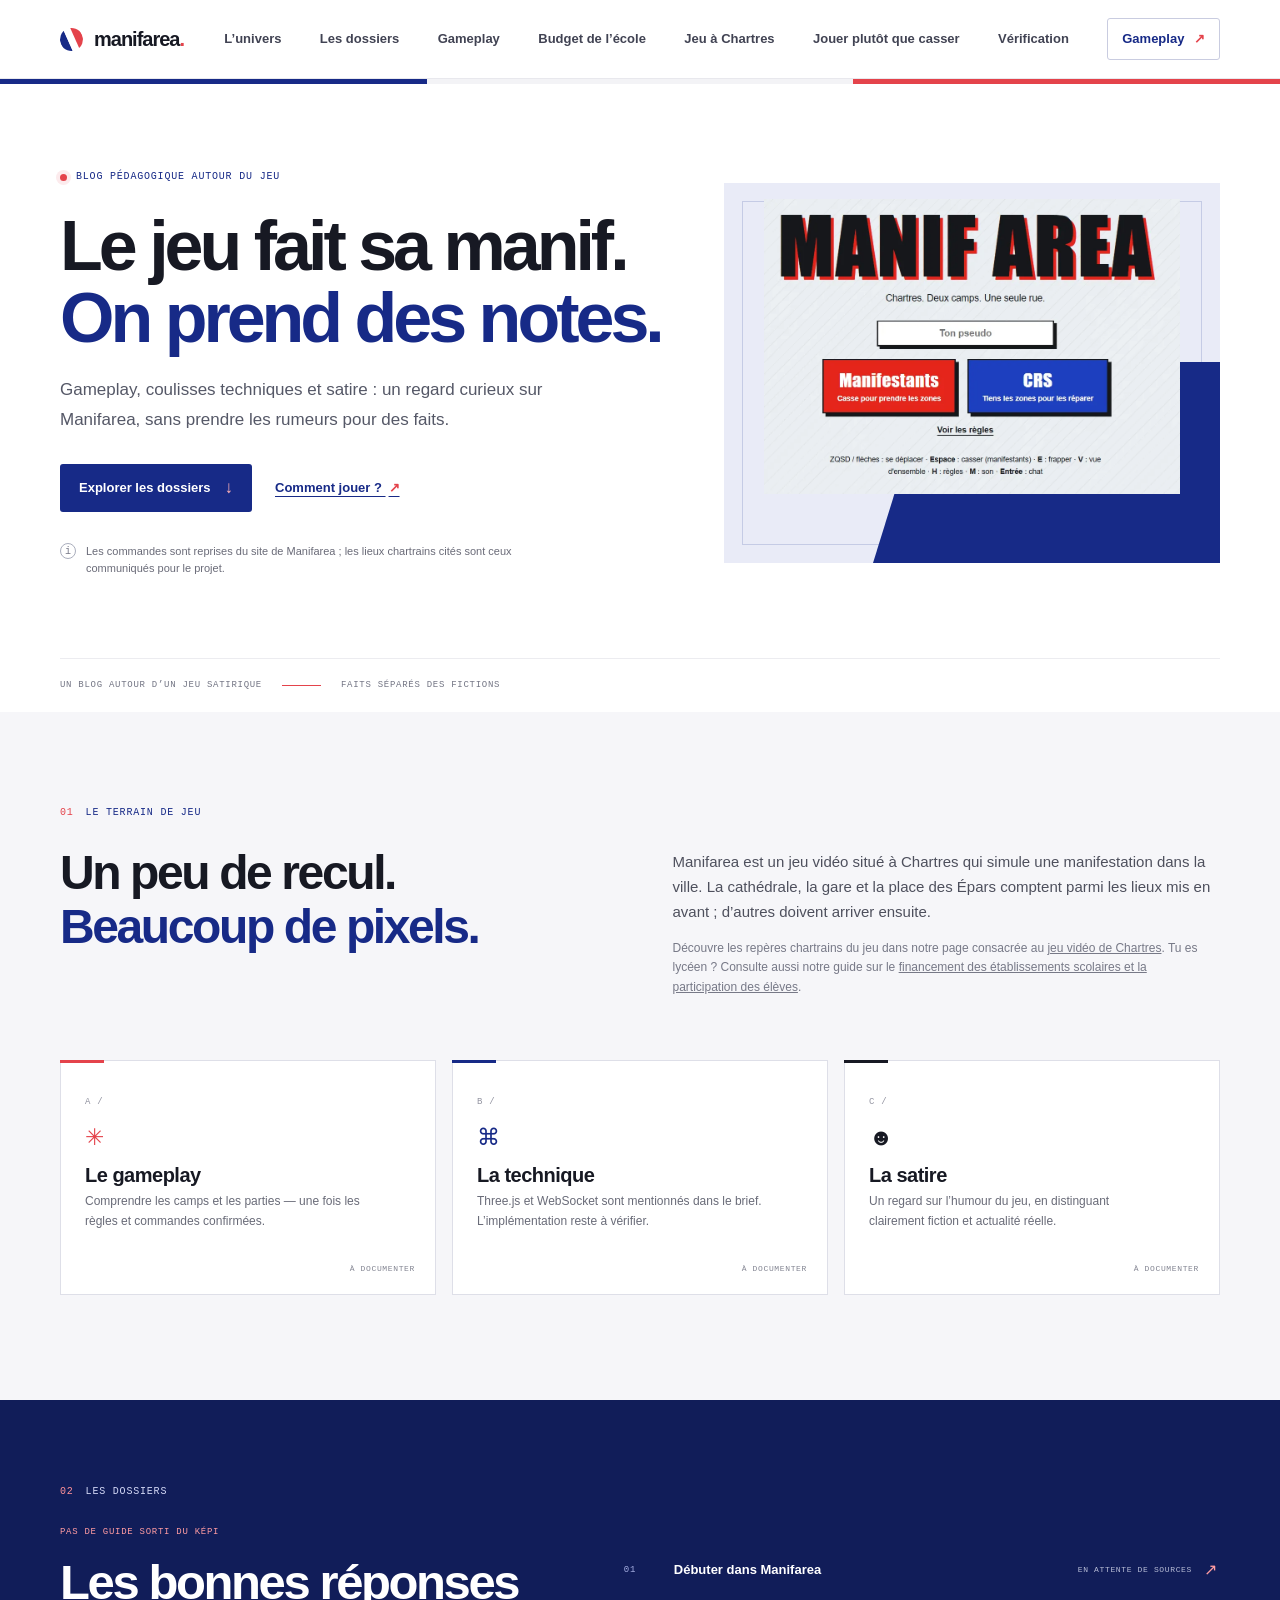
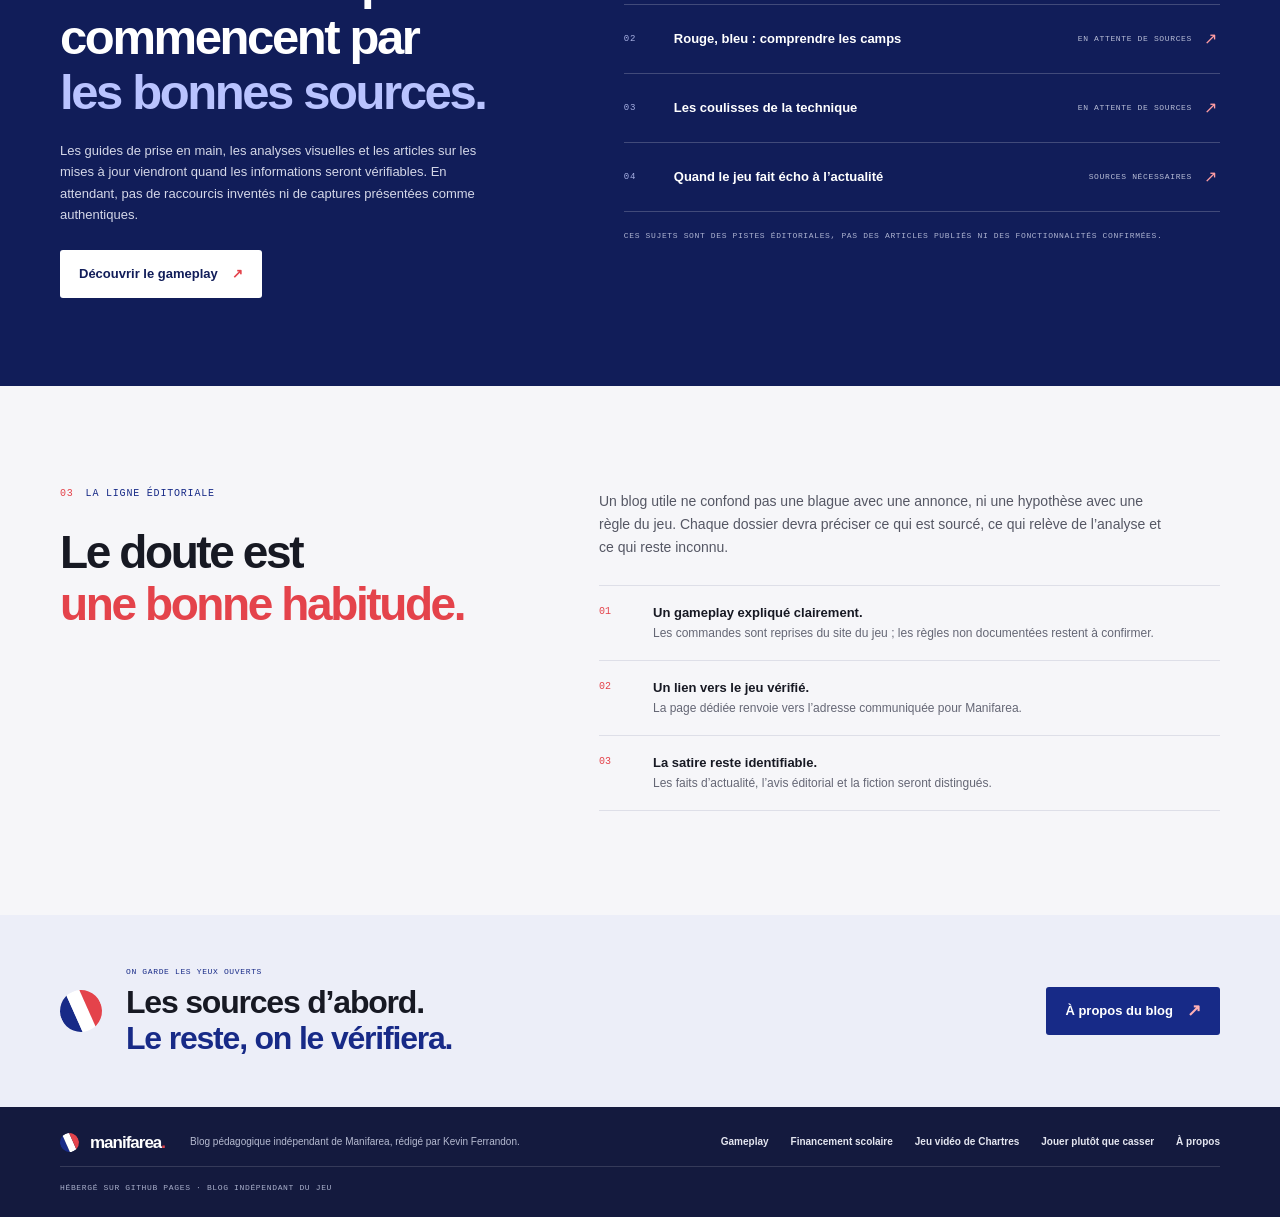
<file: index.html>
<!doctype html>
<html lang="fr">
<head>
  <meta charset="utf-8">
  <meta name="viewport" content="width=device-width, initial-scale=1">
  <meta name="theme-color" content="#f6f6f9">
  <meta name="description" content="Manifarea, jeu vidéo de Chartres : une simulation de manifestation dans la ville, entre lieux chartrains, gameplay et satire.">
  <title>Manifarea — blog pédagogique sur le jeu vidéo à Chartres</title>
  <link rel="stylesheet" href="style.css">
  <!-- Google tag (gtag.js) -->
<script async src="https://www.googletagmanager.com/gtag/js?id=G-PLXJJPR79J"></script>
<script>
  window.dataLayer = window.dataLayer || [];
  function gtag(){dataLayer.push(arguments);}
  gtag('js', new Date());

  gtag('config', 'G-PLXJJPR79J');
</script>
</head>
<body>
  <a class="skip-link" href="#contenu">Aller au contenu</a>

  <header class="site-header">
    <div class="header-inner">
      <a class="brand" href="./" aria-label="Manifarea, accueil">
        <span class="brand-mark" aria-hidden="true"><span></span><span></span><span></span></span>
        <span>manifarea<span class="brand-dot">.</span></span>
      </a>
      <nav class="main-nav" aria-label="Navigation principale">
        <a href="#univers">L’univers</a>
        <a href="#dossiers">Les dossiers</a>
        <a href="gameplay/">Gameplay</a>
        <a href="budget-ecole/">Budget de l’école</a>
        <a href="jeu-video-chartres/">Jeu à Chartres</a>
        <a href="jouer-plutot-que-casser/">Jouer plutôt que casser</a>
        <a href="#verification">Vérification</a>
        <a class="nav-cta" href="gameplay/">Gameplay <span aria-hidden="true">↗</span></a>
      </nav>
    </div>
  </header>

  <main id="contenu">
    <section class="hero">
      <div class="hero-inner">
        <div class="hero-copy">
          <p class="eyebrow"><span class="eyebrow-dot"></span> Blog pédagogique autour du jeu</p>
          <h1>Le jeu fait sa manif.<br><span>On prend des notes.</span></h1>
          <p class="hero-lede">Gameplay, coulisses techniques et satire : un regard curieux sur Manifarea, sans prendre les rumeurs pour des faits.</p>
          <div class="hero-actions">
            <a class="button button-primary" href="#dossiers">Explorer les dossiers <span aria-hidden="true">↓</span></a>
            <a class="text-link" href="gameplay/">Comment jouer ? <span aria-hidden="true">↗</span></a>
          </div>
          <p class="hero-note"><span class="note-icon" aria-hidden="true">i</span> Les commandes sont reprises du site de Manifarea ; les lieux chartrains cités sont ceux communiqués pour le projet.</p>
        </div>
        <div class="hero-art" >
          <figure>
            <img src="./manifarea.webp" alt="Page d'accueil du jeu Manifarea" width="100%" >
          </figure>
        </div>
      </div>
      <div class="hero-bottom">
        <span>UN BLOG AUTOUR D’UN JEU SATIRIQUE</span>
        <span class="hero-bottom-rule"></span>
        <span>FAITS SÉPARÉS DES FICTIONS</span>
      </div>
    </section>

    <section class="intro section-wrap" id="univers">
      <div class="section-kicker"><span>01</span> Le terrain de jeu</div>
      <div class="intro-grid">
        <h2>Un peu de recul.<br><span>Beaucoup de pixels.</span></h2>
        <div class="intro-copy">
          <p>Manifarea est un jeu vidéo situé à Chartres qui simule une manifestation dans la ville. La cathédrale, la gare et la place des Épars comptent parmi les lieux mis en avant ; d’autres doivent arriver ensuite.</p>
          <p class="small-muted">Découvre les repères chartrains du jeu dans notre page consacrée au <a href="jeu-video-chartres/">jeu vidéo de Chartres</a>. Tu es lycéen ? Consulte aussi notre guide sur le <a href="budget-ecole/">financement des établissements scolaires et la participation des élèves</a>.</p>
        </div>
      </div>
      <div class="topic-grid">
        <article class="topic-card topic-red">
          <span class="topic-number">A /</span>
          <div class="topic-icon" aria-hidden="true">✳</div>
          <h3>Le gameplay</h3>
          <p>Comprendre les camps et les parties — une fois les règles et commandes confirmées.</p>
          <span class="topic-status">À documenter</span>
        </article>
        <article class="topic-card topic-blue">
          <span class="topic-number">B /</span>
          <div class="topic-icon" aria-hidden="true">⌘</div>
          <h3>La technique</h3>
          <p>Three.js et WebSocket sont mentionnés dans le brief. L’implémentation reste à vérifier.</p>
          <span class="topic-status">À documenter</span>
        </article>
        <article class="topic-card topic-ink">
          <span class="topic-number">C /</span>
          <div class="topic-icon" aria-hidden="true">☻</div>
          <h3>La satire</h3>
          <p>Un regard sur l’humour du jeu, en distinguant clairement fiction et actualité réelle.</p>
          <span class="topic-status">À documenter</span>
        </article>
      </div>
    </section>

    <section class="feature-band" id="dossiers">
      <div class="feature-inner">
        <div class="feature-copy">
          <div class="section-kicker section-kicker-light"><span>02</span> Les dossiers</div>
          <p class="feature-label">Pas de guide sorti du képi</p>
          <h2>Les bonnes réponses<br>commencent par<br><span>les bonnes sources.</span></h2>
          <p>Les guides de prise en main, les analyses visuelles et les articles sur les mises à jour viendront quand les informations seront vérifiables. En attendant, pas de raccourcis inventés ni de captures présentées comme authentiques.</p>
          <a class="button button-light" href="gameplay/">Découvrir le gameplay <span aria-hidden="true">↗</span></a>
        </div>
        <div class="feature-list" aria-label="Dossiers envisagés, non publiés">
          <div class="feature-row">
            <span class="row-index">01</span><span class="row-title">Débuter dans Manifarea</span><span class="row-state">En attente de sources</span><span class="row-arrow" aria-hidden="true">↗</span>
          </div>
          <div class="feature-row">
            <span class="row-index">02</span><span class="row-title">Rouge, bleu : comprendre les camps</span><span class="row-state">En attente de sources</span><span class="row-arrow" aria-hidden="true">↗</span>
          </div>
          <div class="feature-row">
            <span class="row-index">03</span><span class="row-title">Les coulisses de la technique</span><span class="row-state">En attente de sources</span><span class="row-arrow" aria-hidden="true">↗</span>
          </div>
          <div class="feature-row">
            <span class="row-index">04</span><span class="row-title">Quand le jeu fait écho à l’actualité</span><span class="row-state">Sources nécessaires</span><span class="row-arrow" aria-hidden="true">↗</span>
          </div>
          <p class="feature-footnote">Ces sujets sont des pistes éditoriales, pas des articles publiés ni des fonctionnalités confirmées.</p>
        </div>
      </div>
    </section>

    <section class="verification section-wrap" id="verification">
      <div class="verification-heading">
        <div class="section-kicker"><span>03</span> La ligne éditoriale</div>
        <h2>Le doute est<br><span>une bonne habitude.</span></h2>
      </div>
      <div class="verification-content">
        <p>Un blog utile ne confond pas une blague avec une annonce, ni une hypothèse avec une règle du jeu. Chaque dossier devra préciser ce qui est sourcé, ce qui relève de l’analyse et ce qui reste inconnu.</p>
        <div class="verification-points">
          <div><span class="check-mark">01</span><p><strong>Un gameplay expliqué clairement.</strong><br>Les commandes sont reprises du site du jeu ; les règles non documentées restent à confirmer.</p></div>
          <div><span class="check-mark">02</span><p><strong>Un lien vers le jeu vérifié.</strong><br>La page dédiée renvoie vers l’adresse communiquée pour Manifarea.</p></div>
          <div><span class="check-mark">03</span><p><strong>La satire reste identifiable.</strong><br>Les faits d’actualité, l’avis éditorial et la fiction seront distingués.</p></div>
        </div>
      </div>
    </section>

    <section class="closing">
      <div class="closing-inner">
        <div class="closing-symbol" aria-hidden="true"><span></span><span></span><span></span></div>
        <div>
          <p class="eyebrow">On garde les yeux ouverts</p>
          <h2>Les sources d’abord.<br><span>Le reste, on le vérifiera.</span></h2>
        </div>
        <a class="button button-primary" href="a-propos/">À propos du blog <span aria-hidden="true">↗</span></a>
      </div>
    </section>
  </main>

  <footer class="site-footer">
    <div class="footer-inner">
      <a class="brand footer-brand" href="./"><span class="brand-mark" aria-hidden="true"><span></span><span></span><span></span></span><span>manifarea<span class="brand-dot">.</span></span></a>
      <p>Blog pédagogique indépendant de Manifarea, rédigé par Kevin Ferrandon.</p>
      <nav aria-label="Navigation de pied de page">
        <a href="gameplay/">Gameplay</a>
        <a href="budget-ecole/">Financement scolaire</a>
        <a href="jeu-video-chartres/">Jeu vidéo de Chartres</a>
        <a href="jouer-plutot-que-casser/">Jouer plutôt que casser</a>
        <a href="a-propos/">À propos</a>
      </nav>
      <span class="footer-note">Hébergé sur GitHub Pages · blog indépendant du jeu</span>
    </div>
  </footer>
</body>
</html>
</file>
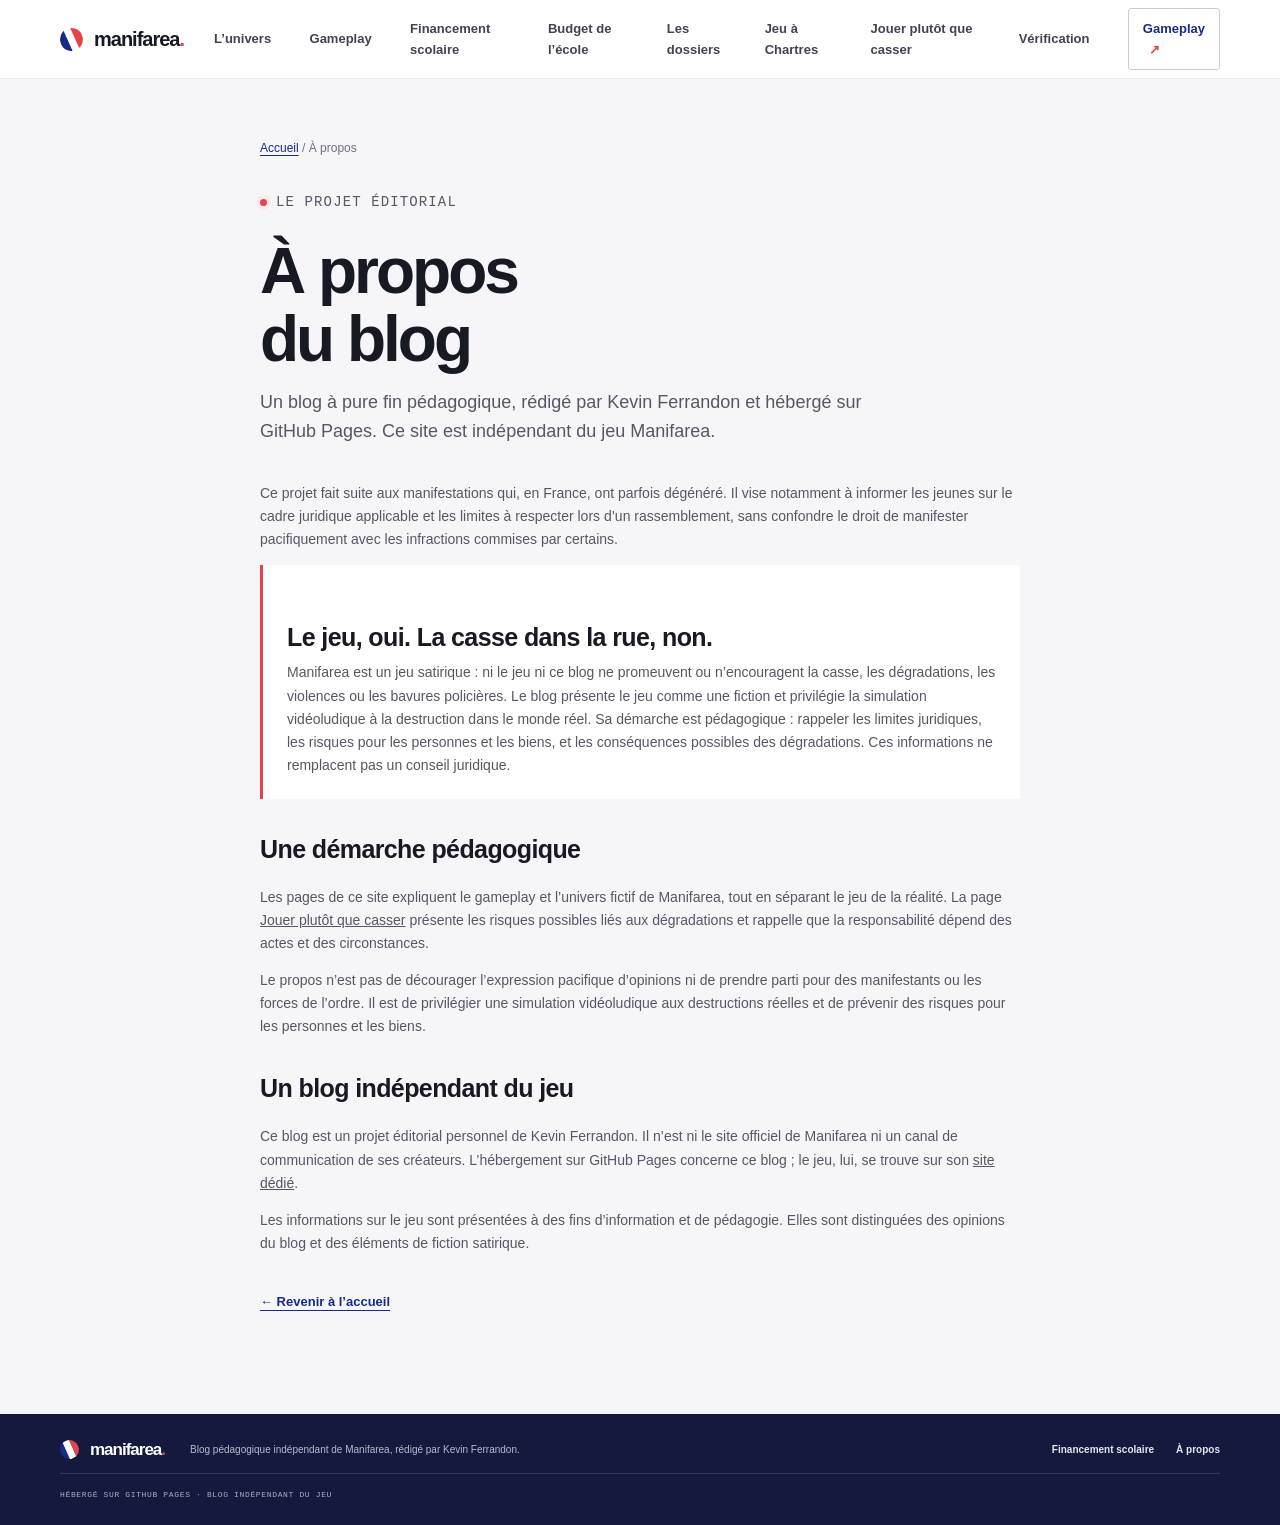
<file: a-propos/index.html>
<!doctype html>
<html lang="fr">

<head>
  <meta charset="utf-8">
  <meta name="viewport" content="width=device-width, initial-scale=1">
  <meta name="theme-color" content="#f6f6f9">
  <meta name="description"
    content="À propos du blog pédagogique Manifarea, rédigé par Kevin Ferrandon. Un site indépendant du jeu, hébergé sur GitHub Pages.">
  <title>À propos du blog Manifarea</title>
  <link rel="stylesheet" href="../style.css">
  <!-- Google tag (gtag.js) -->
<script async src="https://www.googletagmanager.com/gtag/js?id=G-PLXJJPR79J"></script>
<script>
  window.dataLayer = window.dataLayer || [];
  function gtag(){dataLayer.push(arguments);}
  gtag('js', new Date());

  gtag('config', 'G-PLXJJPR79J');
</script>
</head>

<body>
  <a class="skip-link" href="#contenu">Aller au contenu</a>
  <header class="site-header">
    <div class="header-inner">
      <a class="brand" href="../" aria-label="Manifarea, accueil">
        <span class="brand-mark" aria-hidden="true"><span></span><span></span><span></span></span>
        <span>manifarea<span class="brand-dot">.</span></span>
      </a>
      <nav class="main-nav" aria-label="Navigation principale">
        <a href="../#univers">L’univers</a>
        <a href="../gameplay/">Gameplay</a>
        <a href="budget-ecole/">Financement scolaire</a>
        <a href="../budget-ecole/">Budget de l’école</a>
        <a href="../#dossiers">Les dossiers</a>
        <a href="../jeu-video-chartres/">Jeu à Chartres</a>
        <a href="../jouer-plutot-que-casser/">Jouer plutôt que casser</a>
        <a href="../#verification">Vérification</a>
        <a class="nav-cta" href="../gameplay/">Gameplay <span aria-hidden="true">↗</span></a>
      </nav>
    </div>
  </header>
  <main class="subpage-main" id="contenu">
    <article class="subpage">
      <nav class="breadcrumbs" aria-label="Fil d’Ariane"><a href="../">Accueil</a> <span aria-hidden="true">/</span> À
        propos</nav>
      <p class="eyebrow"><span class="eyebrow-dot"></span> Le projet éditorial</p>
      <h1>À propos<br>du blog</h1>
      <p class="lead">Un blog à pure fin pédagogique, rédigé par Kevin Ferrandon et hébergé sur GitHub Pages. Ce site
        est indépendant du jeu Manifarea.</p>
      <p>Ce projet fait suite aux manifestations qui, en France, ont parfois dégénéré. Il vise notamment à informer les
        jeunes sur le cadre juridique applicable et les limites à respecter lors d’un rassemblement, sans confondre le
        droit de manifester pacifiquement avec les infractions commises par certains.</p>
      <aside class="notice">
        <h2>Le jeu, oui. La casse dans la rue, non.</h2>
        <p>Manifarea est un jeu satirique : ni le jeu ni ce blog ne promeuvent ou n’encouragent la casse, les
          dégradations, les violences ou les bavures policières. Le blog présente le jeu comme une fiction et privilégie
          la simulation vidéoludique à la destruction dans le monde réel. Sa démarche est pédagogique : rappeler les
          limites juridiques, les risques pour les personnes et les biens, et les conséquences possibles des
          dégradations. Ces informations ne remplacent pas un conseil juridique.</p>
      </aside>
      <h2>Une démarche pédagogique</h2>
      <p>Les pages de ce site expliquent le gameplay et l’univers fictif de Manifarea, tout en séparant le jeu de la
        réalité. La page <a href="../jouer-plutot-que-casser/">Jouer plutôt que casser</a> présente les risques
        possibles liés aux dégradations et rappelle que la responsabilité dépend des actes et des circonstances.</p>
      <p>Le propos n’est pas de décourager l’expression pacifique d’opinions ni de prendre parti pour des manifestants
        ou les forces de l’ordre. Il est de privilégier une simulation vidéoludique aux destructions réelles et de
        prévenir des risques pour les personnes et les biens.</p>
      <h2>Un blog indépendant du jeu</h2>
      <p>Ce blog est un projet éditorial personnel de Kevin Ferrandon. Il n’est ni le site officiel de Manifarea ni un
        canal de communication de ses créateurs. L’hébergement sur GitHub Pages concerne ce blog ; le jeu, lui, se
        trouve sur son <a href="https://manif-area.onrender.com/" target="_blank" rel="noopener noreferrer">site
          dédié</a>.</p>
      <p>Les informations sur le jeu sont présentées à des fins d’information et de pédagogie. Elles sont distinguées
        des opinions du blog et des éléments de fiction satirique.</p>
      <a class="back-link" href="../">← Revenir à l’accueil</a>
    </article>
  </main>
  <footer class="site-footer">
    <div class="footer-inner">
      <a class="brand footer-brand" href="../"><span class="brand-mark"
          aria-hidden="true"><span></span><span></span><span></span></span><span>manifarea<span
            class="brand-dot">.</span></span></a>
      <p>Blog pédagogique indépendant de Manifarea, rédigé par Kevin Ferrandon.</p>
      <nav aria-label="Navigation de pied de page"><a href="../budget-ecole/">Financement scolaire</a><a href="./"
          aria-current="page">À propos</a></nav>
      <span class="footer-note">Hébergé sur GitHub Pages · blog indépendant du jeu</span>
    </div>
  </footer>
</body>

</html>
</file>
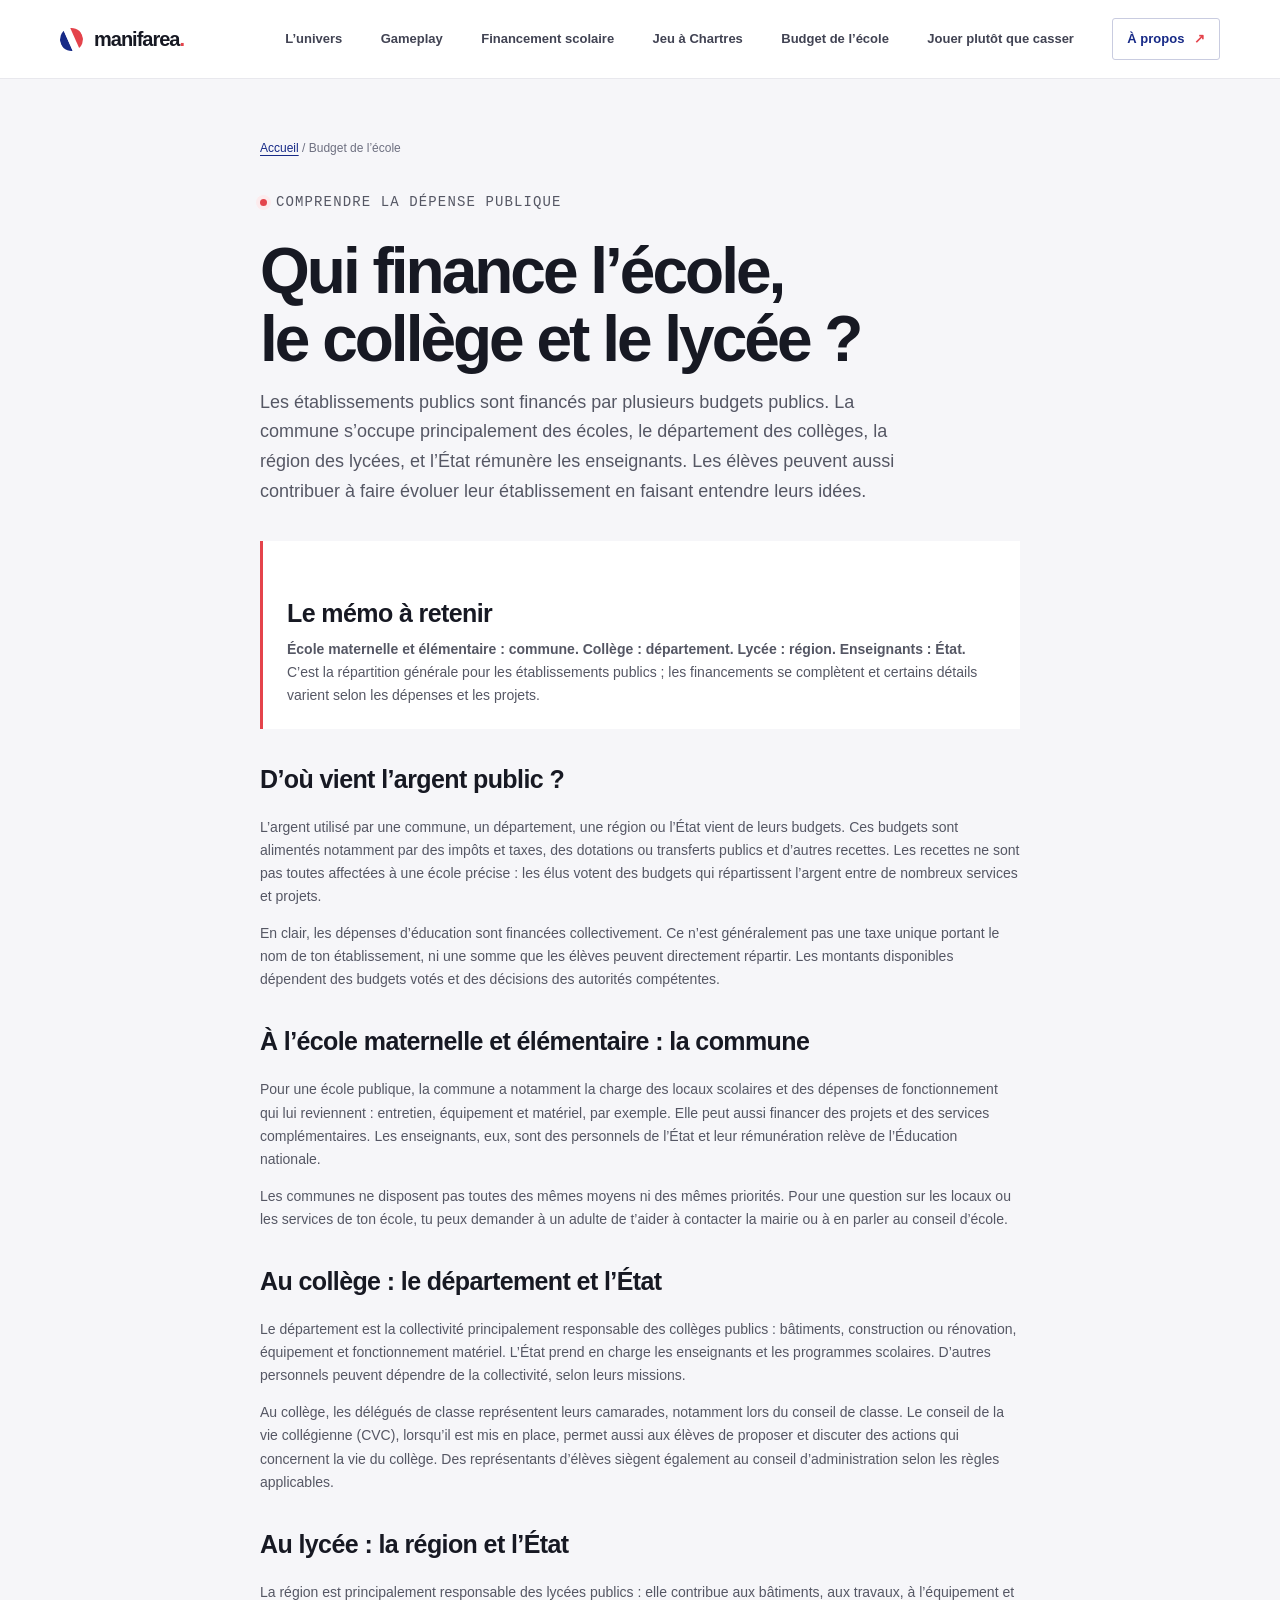
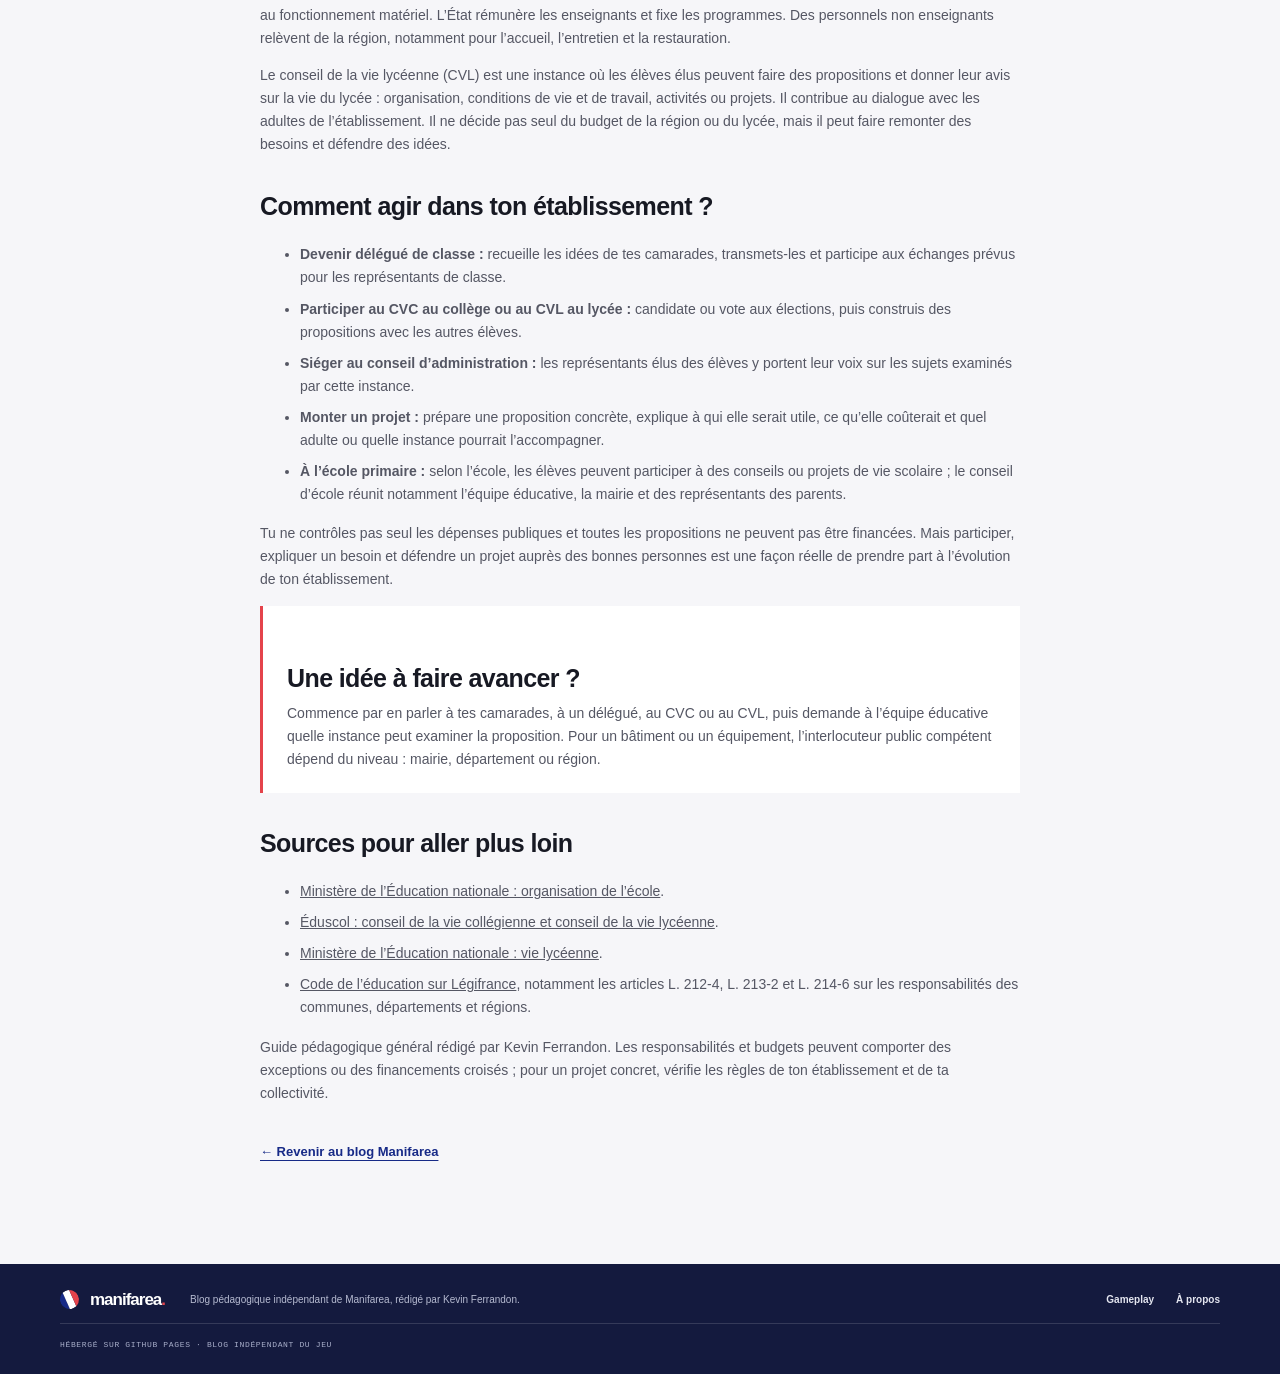
<file: budget-ecole/index.html>
<!doctype html>
<html lang="fr">
<head>
  <meta charset="utf-8">
  <meta name="viewport" content="width=device-width, initial-scale=1">
  <meta name="theme-color" content="#f6f6f9">
  <meta name="description" content="Qui finance l’école, le collège et le lycée ? Comprends le rôle de la commune, du département, de la région et de l’État, et comment les élèves peuvent agir dans leur établissement.">
  <title>Qui finance l’école, le collège et le lycée ?</title>
  <link rel="stylesheet" href="../style.css">
  <!-- Google tag (gtag.js) -->
<script async src="https://www.googletagmanager.com/gtag/js?id=G-PLXJJPR79J"></script>
<script>
  window.dataLayer = window.dataLayer || [];
  function gtag(){dataLayer.push(arguments);}
  gtag('js', new Date());

  gtag('config', 'G-PLXJJPR79J');
</script>
</head>
<body>
  <a class="skip-link" href="#contenu">Aller au contenu</a>
  <header class="site-header">
    <div class="header-inner">
      <a class="brand" href="../" aria-label="Manifarea, accueil">
        <span class="brand-mark" aria-hidden="true"><span></span><span></span><span></span></span>
        <span>manifarea<span class="brand-dot">.</span></span>
      </a>
      <nav class="main-nav" aria-label="Navigation principale">
        <a href="../#univers">L’univers</a>
        <a href="../gameplay/">Gameplay</a>
           <a href="budget-ecole/">Financement scolaire</a>
        <a href="../jeu-video-chartres/">Jeu à Chartres</a>
        <a href="./" aria-current="page">Budget de l’école</a>
        <a href="../jouer-plutot-que-casser/">Jouer plutôt que casser</a>
        <a class="nav-cta" href="../a-propos/">À propos <span aria-hidden="true">↗</span></a>
      </nav>
    </div>
  </header>
  <main class="subpage-main" id="contenu">
    <article class="subpage">
      <nav class="breadcrumbs" aria-label="Fil d’Ariane"><a href="../">Accueil</a> <span aria-hidden="true">/</span> Budget de l’école</nav>
      <p class="eyebrow"><span class="eyebrow-dot"></span> Comprendre la dépense publique</p>
      <h1>Qui finance l’école,<br>le collège et le lycée ?</h1>
      <p class="lead">Les établissements publics sont financés par plusieurs budgets publics. La commune s’occupe principalement des écoles, le département des collèges, la région des lycées, et l’État rémunère les enseignants. Les élèves peuvent aussi contribuer à faire évoluer leur établissement en faisant entendre leurs idées.</p>

      <aside class="notice">
        <h2>Le mémo à retenir</h2>
        <p><strong>École maternelle et élémentaire : commune.</strong> <strong>Collège : département.</strong> <strong>Lycée : région.</strong> <strong>Enseignants : État.</strong> C’est la répartition générale pour les établissements publics ; les financements se complètent et certains détails varient selon les dépenses et les projets.</p>
      </aside>

      <h2>D’où vient l’argent public ?</h2>
      <p>L’argent utilisé par une commune, un département, une région ou l’État vient de leurs budgets. Ces budgets sont alimentés notamment par des impôts et taxes, des dotations ou transferts publics et d’autres recettes. Les recettes ne sont pas toutes affectées à une école précise : les élus votent des budgets qui répartissent l’argent entre de nombreux services et projets.</p>
      <p>En clair, les dépenses d’éducation sont financées collectivement. Ce n’est généralement pas une taxe unique portant le nom de ton établissement, ni une somme que les élèves peuvent directement répartir. Les montants disponibles dépendent des budgets votés et des décisions des autorités compétentes.</p>

      <h2>À l’école maternelle et élémentaire : la commune</h2>
      <p>Pour une école publique, la commune a notamment la charge des locaux scolaires et des dépenses de fonctionnement qui lui reviennent : entretien, équipement et matériel, par exemple. Elle peut aussi financer des projets et des services complémentaires. Les enseignants, eux, sont des personnels de l’État et leur rémunération relève de l’Éducation nationale.</p>
      <p>Les communes ne disposent pas toutes des mêmes moyens ni des mêmes priorités. Pour une question sur les locaux ou les services de ton école, tu peux demander à un adulte de t’aider à contacter la mairie ou à en parler au conseil d’école.</p>

      <h2>Au collège : le département et l’État</h2>
      <p>Le département est la collectivité principalement responsable des collèges publics : bâtiments, construction ou rénovation, équipement et fonctionnement matériel. L’État prend en charge les enseignants et les programmes scolaires. D’autres personnels peuvent dépendre de la collectivité, selon leurs missions.</p>
      <p>Au collège, les délégués de classe représentent leurs camarades, notamment lors du conseil de classe. Le conseil de la vie collégienne (CVC), lorsqu’il est mis en place, permet aussi aux élèves de proposer et discuter des actions qui concernent la vie du collège. Des représentants d’élèves siègent également au conseil d’administration selon les règles applicables.</p>

      <h2>Au lycée : la région et l’État</h2>
      <p>La région est principalement responsable des lycées publics : elle contribue aux bâtiments, aux travaux, à l’équipement et au fonctionnement matériel. L’État rémunère les enseignants et fixe les programmes. Des personnels non enseignants relèvent de la région, notamment pour l’accueil, l’entretien et la restauration.</p>
      <p>Le conseil de la vie lycéenne (CVL) est une instance où les élèves élus peuvent faire des propositions et donner leur avis sur la vie du lycée : organisation, conditions de vie et de travail, activités ou projets. Il contribue au dialogue avec les adultes de l’établissement. Il ne décide pas seul du budget de la région ou du lycée, mais il peut faire remonter des besoins et défendre des idées.</p>

      <h2>Comment agir dans ton établissement ?</h2>
      <ul>
        <li><strong>Devenir délégué de classe :</strong> recueille les idées de tes camarades, transmets-les et participe aux échanges prévus pour les représentants de classe.</li>
        <li><strong>Participer au CVC au collège ou au CVL au lycée :</strong> candidate ou vote aux élections, puis construis des propositions avec les autres élèves.</li>
        <li><strong>Siéger au conseil d’administration :</strong> les représentants élus des élèves y portent leur voix sur les sujets examinés par cette instance.</li>
        <li><strong>Monter un projet :</strong> prépare une proposition concrète, explique à qui elle serait utile, ce qu’elle coûterait et quel adulte ou quelle instance pourrait l’accompagner.</li>
        <li><strong>À l’école primaire :</strong> selon l’école, les élèves peuvent participer à des conseils ou projets de vie scolaire ; le conseil d’école réunit notamment l’équipe éducative, la mairie et des représentants des parents.</li>
      </ul>
      <p>Tu ne contrôles pas seul les dépenses publiques et toutes les propositions ne peuvent pas être financées. Mais participer, expliquer un besoin et défendre un projet auprès des bonnes personnes est une façon réelle de prendre part à l’évolution de ton établissement.</p>

      <aside class="notice">
        <h2>Une idée à faire avancer ?</h2>
        <p>Commence par en parler à tes camarades, à un délégué, au CVC ou au CVL, puis demande à l’équipe éducative quelle instance peut examiner la proposition. Pour un bâtiment ou un équipement, l’interlocuteur public compétent dépend du niveau : mairie, département ou région.</p>
      </aside>

      <h2>Sources pour aller plus loin</h2>
      <ul>
        <li><a href="https://www.education.gouv.fr/organisation-de-l-ecole-12311" target="_blank" rel="noopener noreferrer">Ministère de l’Éducation nationale : organisation de l’école</a>.</li>
        <li><a href="https://eduscol.education.fr/5049/le-conseil-de-la-vie-collegienne-et-le-conseil-de-la-vie-lyceenne" target="_blank" rel="noopener noreferrer">Éduscol : conseil de la vie collégienne et conseil de la vie lycéenne</a>.</li>
        <li><a href="https://www.education.gouv.fr/reussir-au-lycee/vie-lyceenne-41546" target="_blank" rel="noopener noreferrer">Ministère de l’Éducation nationale : vie lycéenne</a>.</li>
        <li><a href="https://www.legifrance.gouv.fr/codes/id/LEGITEXT000006071191/" target="_blank" rel="noopener noreferrer">Code de l’éducation sur Légifrance</a>, notamment les articles L. 212-4, L. 213-2 et L. 214-6 sur les responsabilités des communes, départements et régions.</li>
      </ul>
      <p class="small-muted">Guide pédagogique général rédigé par Kevin Ferrandon. Les responsabilités et budgets peuvent comporter des exceptions ou des financements croisés ; pour un projet concret, vérifie les règles de ton établissement et de ta collectivité.</p>
      <a class="back-link" href="../">← Revenir au blog Manifarea</a>
    </article>
  </main>
  <footer class="site-footer">
    <div class="footer-inner">
      <a class="brand footer-brand" href="../"><span class="brand-mark" aria-hidden="true"><span></span><span></span><span></span></span><span>manifarea<span class="brand-dot">.</span></span></a>
      <p>Blog pédagogique indépendant de Manifarea, rédigé par Kevin Ferrandon.</p>
      <nav aria-label="Navigation de pied de page"><a href="../gameplay/">Gameplay</a><a href="../a-propos/">À propos</a></nav>
      <span class="footer-note">Hébergé sur GitHub Pages · blog indépendant du jeu</span>
    </div>
  </footer>
</body>
</html>
</file>
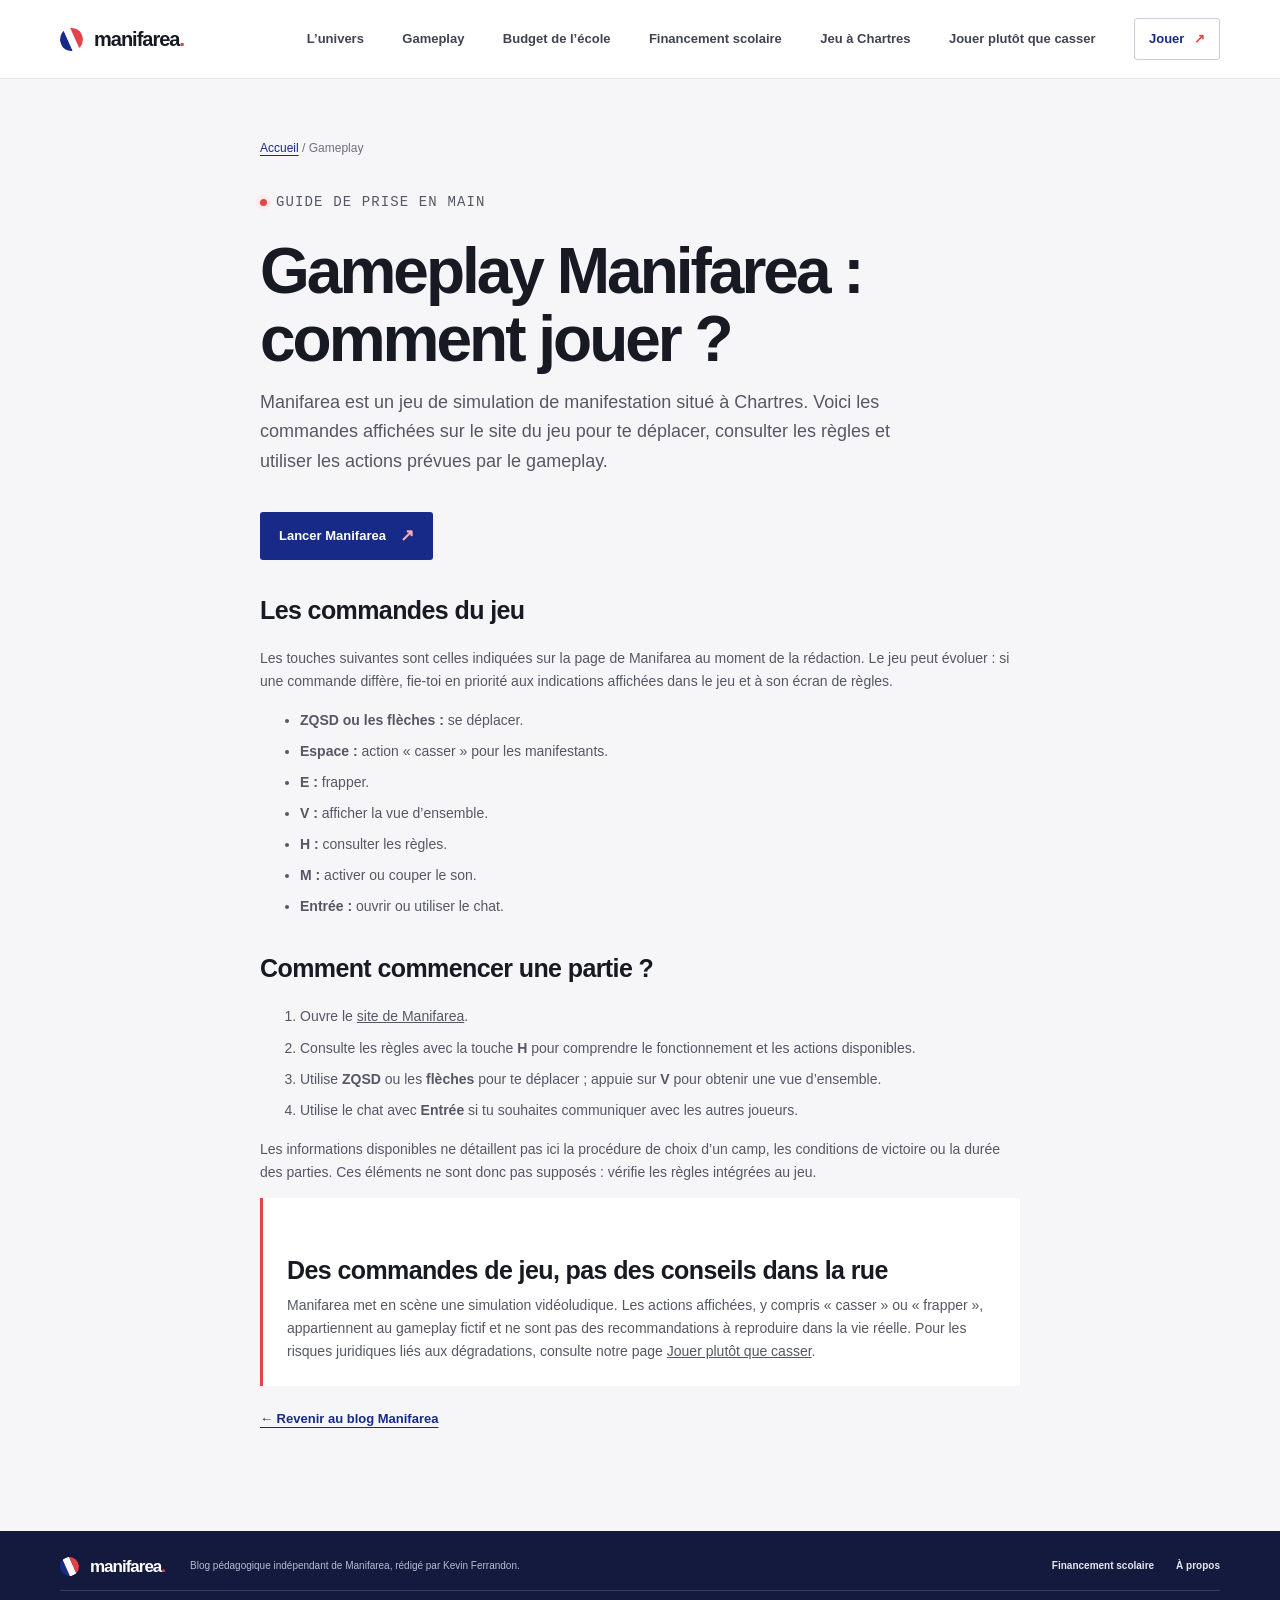
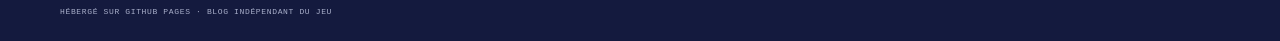
<file: gameplay/index.html>
<!doctype html>
<html lang="fr">
<head>
  <meta charset="utf-8">
  <meta name="viewport" content="width=device-width, initial-scale=1">
  <meta name="theme-color" content="#f6f6f9">
  <meta name="description" content="Comment jouer à Manifarea ? Retrouve les commandes du jeu : déplacements, actions, vue d’ensemble, règles, son et chat.">
  <title>Gameplay Manifarea : comment jouer et quelles commandes utiliser</title>
  <link rel="stylesheet" href="../style.css">
  <!-- Google tag (gtag.js) -->
<script async src="https://www.googletagmanager.com/gtag/js?id=G-PLXJJPR79J"></script>
<script>
  window.dataLayer = window.dataLayer || [];
  function gtag(){dataLayer.push(arguments);}
  gtag('js', new Date());

  gtag('config', 'G-PLXJJPR79J');
</script>
</head>
<body>
  <a class="skip-link" href="#contenu">Aller au contenu</a>
  <header class="site-header">
    <div class="header-inner">
      <a class="brand" href="../" aria-label="Manifarea, accueil">
        <span class="brand-mark" aria-hidden="true"><span></span><span></span><span></span></span>
        <span>manifarea<span class="brand-dot">.</span></span>
      </a>
      <nav class="main-nav" aria-label="Navigation principale">
        <a href="../#univers">L’univers</a>
        <a href="./" aria-current="page">Gameplay</a>
        <a href="../budget-ecole/">Budget de l’école</a>
           <a href="budget-ecole/">Financement scolaire</a>
        <a href="../jeu-video-chartres/">Jeu à Chartres</a>
        <a href="../jouer-plutot-que-casser/">Jouer plutôt que casser</a>
        <a class="nav-cta" href="https://manif-area.onrender.com/" target="_blank" rel="noopener noreferrer">Jouer <span aria-hidden="true">↗</span></a>
      </nav>
    </div>
  </header>
  <main class="subpage-main" id="contenu">
    <article class="subpage">
      <nav class="breadcrumbs" aria-label="Fil d’Ariane"><a href="../">Accueil</a> <span aria-hidden="true">/</span> Gameplay</nav>
      <p class="eyebrow"><span class="eyebrow-dot"></span> Guide de prise en main</p>
      <h1>Gameplay Manifarea :<br>comment jouer ?</h1>
      <p class="lead">Manifarea est un jeu de simulation de manifestation situé à Chartres. Voici les commandes affichées sur le site du jeu pour te déplacer, consulter les règles et utiliser les actions prévues par le gameplay.</p>
      <p><a class="button button-primary" href="https://manif-area.onrender.com/" target="_blank" rel="noopener noreferrer">Lancer Manifarea <span aria-hidden="true">↗</span></a></p>

      <h2>Les commandes du jeu</h2>
      <p>Les touches suivantes sont celles indiquées sur la page de Manifarea au moment de la rédaction. Le jeu peut évoluer : si une commande diffère, fie-toi en priorité aux indications affichées dans le jeu et à son écran de règles.</p>
      <ul>
        <li><strong>ZQSD ou les flèches :</strong> se déplacer.</li>
        <li><strong>Espace :</strong> action « casser » pour les manifestants.</li>
        <li><strong>E :</strong> frapper.</li>
        <li><strong>V :</strong> afficher la vue d’ensemble.</li>
        <li><strong>H :</strong> consulter les règles.</li>
        <li><strong>M :</strong> activer ou couper le son.</li>
        <li><strong>Entrée :</strong> ouvrir ou utiliser le chat.</li>
      </ul>

      <h2>Comment commencer une partie ?</h2>
      <ol>
        <li>Ouvre le <a href="https://manif-area.onrender.com/" target="_blank" rel="noopener noreferrer">site de Manifarea</a>.</li>
        <li>Consulte les règles avec la touche <strong>H</strong> pour comprendre le fonctionnement et les actions disponibles.</li>
        <li>Utilise <strong>ZQSD</strong> ou les <strong>flèches</strong> pour te déplacer ; appuie sur <strong>V</strong> pour obtenir une vue d’ensemble.</li>
        <li>Utilise le chat avec <strong>Entrée</strong> si tu souhaites communiquer avec les autres joueurs.</li>
      </ol>
      <p>Les informations disponibles ne détaillent pas ici la procédure de choix d’un camp, les conditions de victoire ou la durée des parties. Ces éléments ne sont donc pas supposés : vérifie les règles intégrées au jeu.</p>

      <aside class="notice">
        <h2>Des commandes de jeu, pas des conseils dans la rue</h2>
        <p>Manifarea met en scène une simulation vidéoludique. Les actions affichées, y compris « casser » ou « frapper », appartiennent au gameplay fictif et ne sont pas des recommandations à reproduire dans la vie réelle. Pour les risques juridiques liés aux dégradations, consulte notre page <a href="../jouer-plutot-que-casser/">Jouer plutôt que casser</a>.</p>
      </aside>
      <a class="back-link" href="../">← Revenir au blog Manifarea</a>
    </article>
  </main>
  <footer class="site-footer">
    <div class="footer-inner">
      <a class="brand footer-brand" href="../"><span class="brand-mark" aria-hidden="true"><span></span><span></span><span></span></span><span>manifarea<span class="brand-dot">.</span></span></a>
      <p>Blog pédagogique indépendant de Manifarea, rédigé par Kevin Ferrandon.</p>
      <nav aria-label="Navigation de pied de page"><a href="../budget-ecole/">Financement scolaire</a><a href="../a-propos/">À propos</a></nav>
      <span class="footer-note">Hébergé sur GitHub Pages · blog indépendant du jeu</span>
    </div>
  </footer>
</body>
</html>
</file>
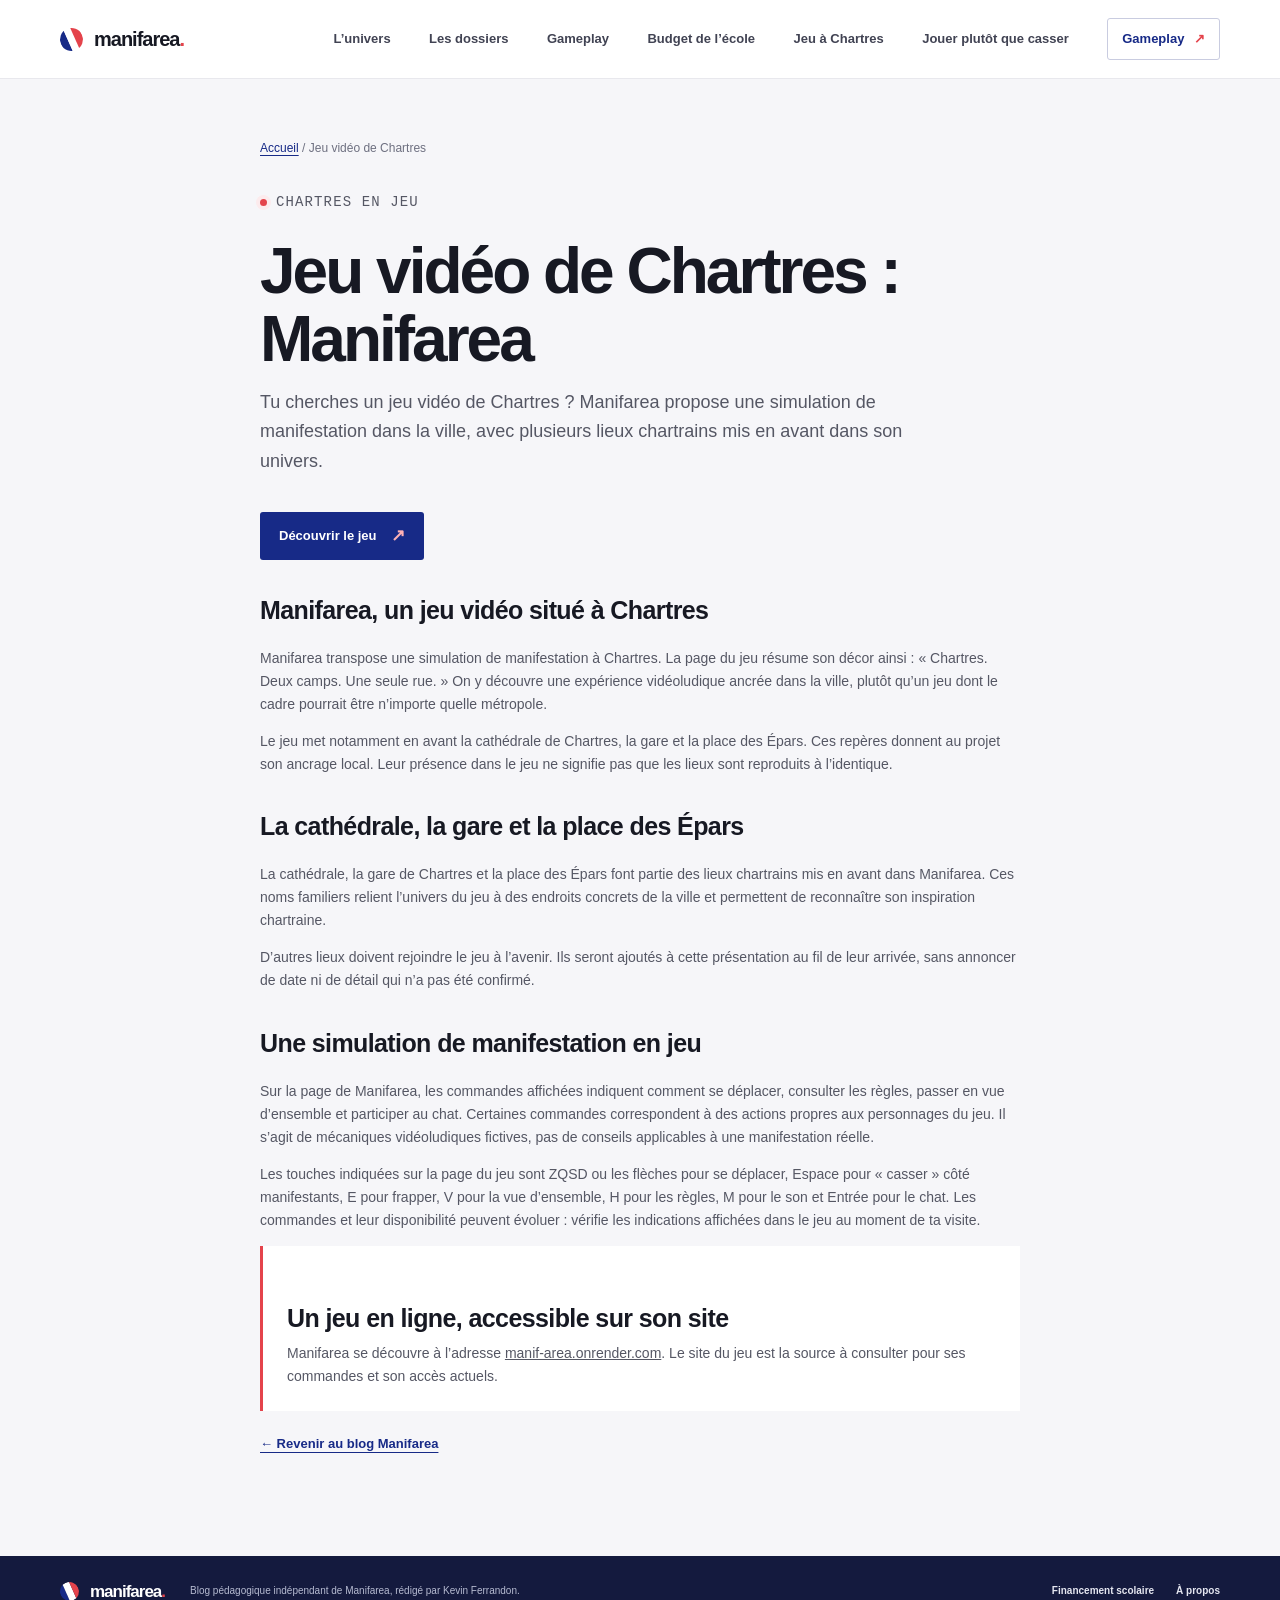
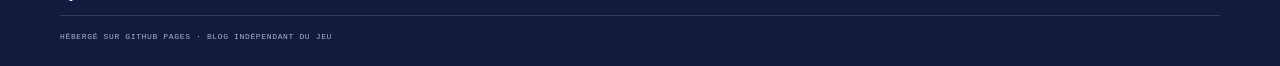
<file: jeu-video-chartres/index.html>
<!doctype html>
<html lang="fr">
<head>
  <meta charset="utf-8">
  <meta name="viewport" content="width=device-width, initial-scale=1">
  <meta name="theme-color" content="#f6f6f9">
  <meta name="description" content="À la recherche d’un jeu vidéo de Chartres ? Découvrez Manifarea, une simulation de manifestation dans la ville, avec la cathédrale, la gare et la place des Épars.">
  <title>Jeu vidéo de Chartres : découvrez Manifarea</title>
  <link rel="stylesheet" href="../style.css">
  <!-- Google tag (gtag.js) -->
<script async src="https://www.googletagmanager.com/gtag/js?id=G-PLXJJPR79J"></script>
<script>
  window.dataLayer = window.dataLayer || [];
  function gtag(){dataLayer.push(arguments);}
  gtag('js', new Date());

  gtag('config', 'G-PLXJJPR79J');
</script>
</head>
<body>
  <a class="skip-link" href="#contenu">Aller au contenu</a>
  <header class="site-header">
    <div class="header-inner">
      <a class="brand" href="../" aria-label="Manifarea, accueil">
        <span class="brand-mark" aria-hidden="true"><span></span><span></span><span></span></span>
        <span>manifarea<span class="brand-dot">.</span></span>
      </a>
      <nav class="main-nav" aria-label="Navigation principale">
        <a href="../#univers">L’univers</a>
        <a href="../#dossiers">Les dossiers</a>
        <a href="../gameplay/">Gameplay</a>
        <a href="../budget-ecole/">Budget de l’école</a>
        <a href="./" aria-current="page">Jeu à Chartres</a>
        <a href="../jouer-plutot-que-casser/">Jouer plutôt que casser</a>
        <a class="nav-cta" href="../gameplay/">Gameplay <span aria-hidden="true">↗</span></a>
      </nav>
    </div>
  </header>
  <main class="subpage-main" id="contenu">
    <article class="subpage">
      <nav class="breadcrumbs" aria-label="Fil d’Ariane"><a href="../">Accueil</a> <span aria-hidden="true">/</span> Jeu vidéo de Chartres</nav>
      <p class="eyebrow"><span class="eyebrow-dot"></span> Chartres en jeu</p>
      <h1>Jeu vidéo de Chartres :<br>Manifarea</h1>
      <p class="lead">Tu cherches un jeu vidéo de Chartres ? Manifarea propose une simulation de manifestation dans la ville, avec plusieurs lieux chartrains mis en avant dans son univers.</p>
      <p><a class="button button-primary" href="https://manif-area.onrender.com/" target="_blank" rel="noopener noreferrer">Découvrir le jeu <span aria-hidden="true">↗</span></a></p>

      <h2>Manifarea, un jeu vidéo situé à Chartres</h2>
      <p>Manifarea transpose une simulation de manifestation à Chartres. La page du jeu résume son décor ainsi : « Chartres. Deux camps. Une seule rue. » On y découvre une expérience vidéoludique ancrée dans la ville, plutôt qu’un jeu dont le cadre pourrait être n’importe quelle métropole.</p>
      <p>Le jeu met notamment en avant la cathédrale de Chartres, la gare et la place des Épars. Ces repères donnent au projet son ancrage local. Leur présence dans le jeu ne signifie pas que les lieux sont reproduits à l’identique.</p>

      <h2>La cathédrale, la gare et la place des Épars</h2>
      <p>La cathédrale, la gare de Chartres et la place des Épars font partie des lieux chartrains mis en avant dans Manifarea. Ces noms familiers relient l’univers du jeu à des endroits concrets de la ville et permettent de reconnaître son inspiration chartraine.</p>
      <p>D’autres lieux doivent rejoindre le jeu à l’avenir. Ils seront ajoutés à cette présentation au fil de leur arrivée, sans annoncer de date ni de détail qui n’a pas été confirmé.</p>

      <h2>Une simulation de manifestation en jeu</h2>
      <p>Sur la page de Manifarea, les commandes affichées indiquent comment se déplacer, consulter les règles, passer en vue d’ensemble et participer au chat. Certaines commandes correspondent à des actions propres aux personnages du jeu. Il s’agit de mécaniques vidéoludiques fictives, pas de conseils applicables à une manifestation réelle.</p>
      <p>Les touches indiquées sur la page du jeu sont ZQSD ou les flèches pour se déplacer, Espace pour « casser » côté manifestants, E pour frapper, V pour la vue d’ensemble, H pour les règles, M pour le son et Entrée pour le chat. Les commandes et leur disponibilité peuvent évoluer : vérifie les indications affichées dans le jeu au moment de ta visite.</p>

      <aside class="notice">
        <h2>Un jeu en ligne, accessible sur son site</h2>
        <p>Manifarea se découvre à l’adresse <a href="https://manif-area.onrender.com/" target="_blank" rel="noopener noreferrer">manif-area.onrender.com</a>. Le site du jeu est la source à consulter pour ses commandes et son accès actuels.</p>
      </aside>
      <a class="back-link" href="../">← Revenir au blog Manifarea</a>
    </article>
  </main>
  <footer class="site-footer">
    <div class="footer-inner">
      <a class="brand footer-brand" href="../"><span class="brand-mark" aria-hidden="true"><span></span><span></span><span></span></span><span>manifarea<span class="brand-dot">.</span></span></a>
      <p>Blog pédagogique indépendant de Manifarea, rédigé par Kevin Ferrandon.</p>
      <nav aria-label="Navigation de pied de page"><a href="../budget-ecole/">Financement scolaire</a><a href="../a-propos/">À propos</a></nav>
      <span class="footer-note">Hébergé sur GitHub Pages · blog indépendant du jeu</span>
    </div>
  </footer>
</body>
</html>
</file>
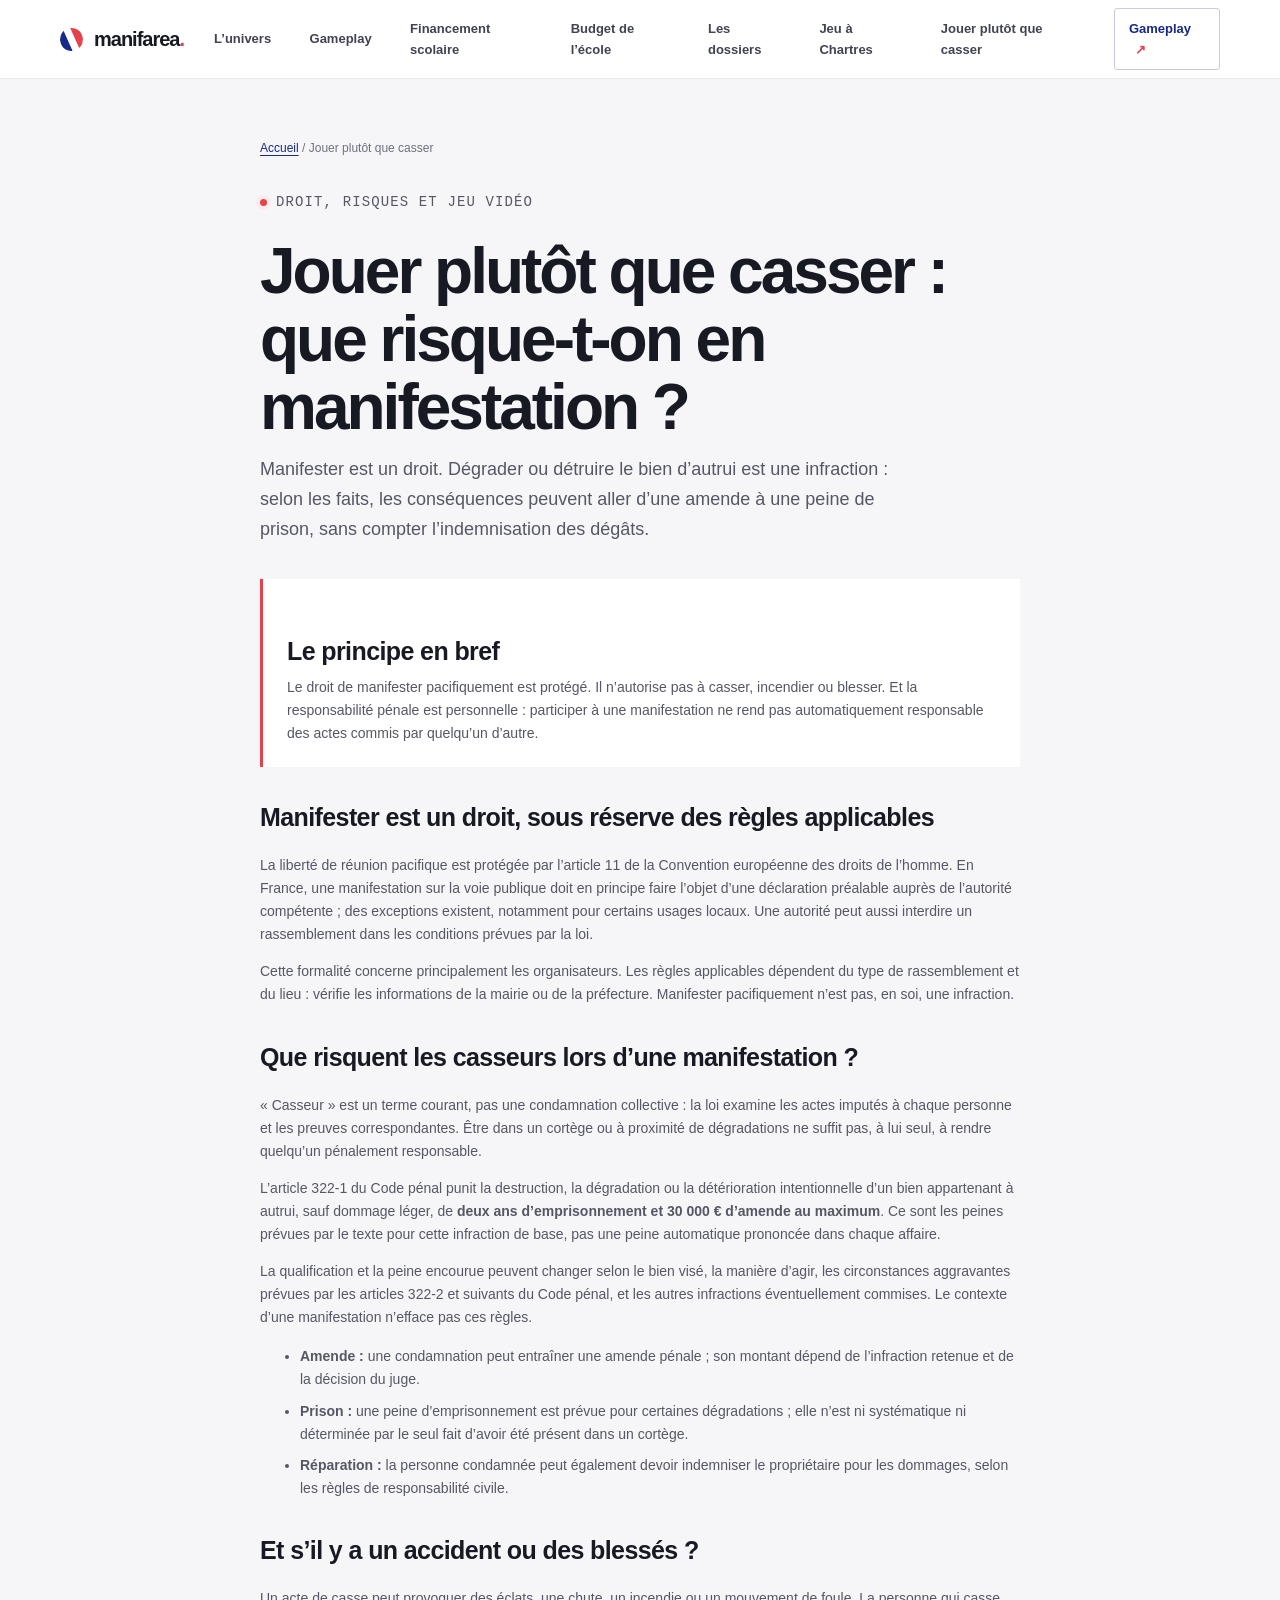
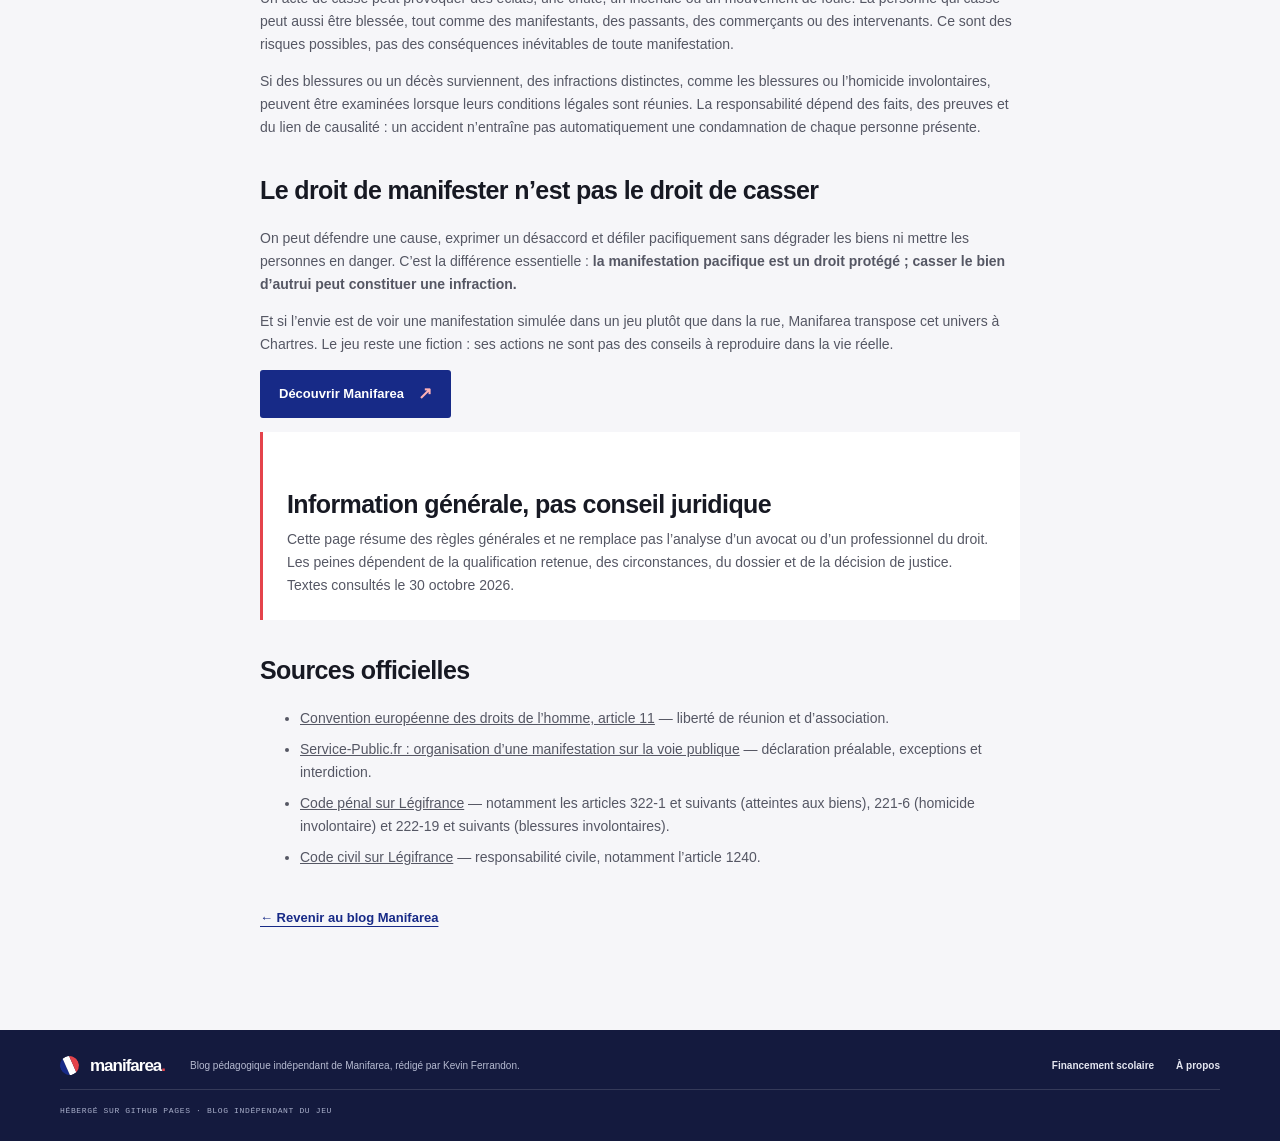
<file: jouer-plutot-que-casser/index.html>
<!doctype html>
<html lang="fr">
<head>
  <meta charset="utf-8">
  <meta name="viewport" content="width=device-width, initial-scale=1">
  <meta name="theme-color" content="#f6f6f9">
  <meta name="description" content="Jouer plutôt que casser : que risquent les casseurs lors d’une manifestation ? Amende, prison et réparation des dégâts : les sanctions prévues par la loi.">
  <title>Jouer plutôt que casser : que risquent les casseurs ?</title>
  <link rel="stylesheet" href="../style.css">
  <!-- Google tag (gtag.js) -->
<script async src="https://www.googletagmanager.com/gtag/js?id=G-PLXJJPR79J"></script>
<script>
  window.dataLayer = window.dataLayer || [];
  function gtag(){dataLayer.push(arguments);}
  gtag('js', new Date());

  gtag('config', 'G-PLXJJPR79J');
</script>
</head>
<body>
  <a class="skip-link" href="#contenu">Aller au contenu</a>
  <header class="site-header">
    <div class="header-inner">
      <a class="brand" href="../" aria-label="Manifarea, accueil">
        <span class="brand-mark" aria-hidden="true"><span></span><span></span><span></span></span>
        <span>manifarea<span class="brand-dot">.</span></span>
      </a>
      <nav class="main-nav" aria-label="Navigation principale">
        <a href="../#univers">L’univers</a>
        <a href="../gameplay/">Gameplay</a>
           <a href="budget-ecole/">Financement scolaire</a>
        <a href="../budget-ecole/">Budget de l’école</a>
        <a href="../#dossiers">Les dossiers</a>
        <a href="../jeu-video-chartres/">Jeu à Chartres</a>
        <a href="./" aria-current="page">Jouer plutôt que casser</a>
        <a class="nav-cta" href="../gameplay/">Gameplay <span aria-hidden="true">↗</span></a>
      </nav>
    </div>
  </header>
  <main class="subpage-main" id="contenu">
    <article class="subpage">
      <nav class="breadcrumbs" aria-label="Fil d’Ariane"><a href="../">Accueil</a> <span aria-hidden="true">/</span> Jouer plutôt que casser</nav>
      <p class="eyebrow"><span class="eyebrow-dot"></span> Droit, risques et jeu vidéo</p>
      <h1>Jouer plutôt que casser :<br>que risque-t-on en manifestation ?</h1>
      <p class="lead">Manifester est un droit. Dégrader ou détruire le bien d’autrui est une infraction : selon les faits, les conséquences peuvent aller d’une amende à une peine de prison, sans compter l’indemnisation des dégâts.</p>

      <aside class="notice">
        <h2>Le principe en bref</h2>
        <p>Le droit de manifester pacifiquement est protégé. Il n’autorise pas à casser, incendier ou blesser. Et la responsabilité pénale est personnelle : participer à une manifestation ne rend pas automatiquement responsable des actes commis par quelqu’un d’autre.</p>
      </aside>

      <h2>Manifester est un droit, sous réserve des règles applicables</h2>
      <p>La liberté de réunion pacifique est protégée par l’article 11 de la Convention européenne des droits de l’homme. En France, une manifestation sur la voie publique doit en principe faire l’objet d’une déclaration préalable auprès de l’autorité compétente ; des exceptions existent, notamment pour certains usages locaux. Une autorité peut aussi interdire un rassemblement dans les conditions prévues par la loi.</p>
      <p>Cette formalité concerne principalement les organisateurs. Les règles applicables dépendent du type de rassemblement et du lieu : vérifie les informations de la mairie ou de la préfecture. Manifester pacifiquement n’est pas, en soi, une infraction.</p>

      <h2>Que risquent les casseurs lors d’une manifestation ?</h2>
      <p>« Casseur » est un terme courant, pas une condamnation collective : la loi examine les actes imputés à chaque personne et les preuves correspondantes. Être dans un cortège ou à proximité de dégradations ne suffit pas, à lui seul, à rendre quelqu’un pénalement responsable.</p>
      <p>L’article 322-1 du Code pénal punit la destruction, la dégradation ou la détérioration intentionnelle d’un bien appartenant à autrui, sauf dommage léger, de <strong>deux ans d’emprisonnement et 30&nbsp;000&nbsp;€ d’amende au maximum</strong>. Ce sont les peines prévues par le texte pour cette infraction de base, pas une peine automatique prononcée dans chaque affaire.</p>
      <p>La qualification et la peine encourue peuvent changer selon le bien visé, la manière d’agir, les circonstances aggravantes prévues par les articles 322-2 et suivants du Code pénal, et les autres infractions éventuellement commises. Le contexte d’une manifestation n’efface pas ces règles.</p>
      <ul>
        <li><strong>Amende :</strong> une condamnation peut entraîner une amende pénale ; son montant dépend de l’infraction retenue et de la décision du juge.</li>
        <li><strong>Prison :</strong> une peine d’emprisonnement est prévue pour certaines dégradations ; elle n’est ni systématique ni déterminée par le seul fait d’avoir été présent dans un cortège.</li>
        <li><strong>Réparation :</strong> la personne condamnée peut également devoir indemniser le propriétaire pour les dommages, selon les règles de responsabilité civile.</li>
      </ul>

      <h2>Et s’il y a un accident ou des blessés ?</h2>
      <p>Un acte de casse peut provoquer des éclats, une chute, un incendie ou un mouvement de foule. La personne qui casse peut aussi être blessée, tout comme des manifestants, des passants, des commerçants ou des intervenants. Ce sont des risques possibles, pas des conséquences inévitables de toute manifestation.</p>
      <p>Si des blessures ou un décès surviennent, des infractions distinctes, comme les blessures ou l’homicide involontaires, peuvent être examinées lorsque leurs conditions légales sont réunies. La responsabilité dépend des faits, des preuves et du lien de causalité : un accident n’entraîne pas automatiquement une condamnation de chaque personne présente.</p>

      <h2>Le droit de manifester n’est pas le droit de casser</h2>
      <p>On peut défendre une cause, exprimer un désaccord et défiler pacifiquement sans dégrader les biens ni mettre les personnes en danger. C’est la différence essentielle : <strong>la manifestation pacifique est un droit protégé ; casser le bien d’autrui peut constituer une infraction.</strong></p>
      <p>Et si l’envie est de voir une manifestation simulée dans un jeu plutôt que dans la rue, Manifarea transpose cet univers à Chartres. Le jeu reste une fiction : ses actions ne sont pas des conseils à reproduire dans la vie réelle.</p>
      <p><a class="button button-primary" href="https://manif-area.onrender.com/" target="_blank" rel="noopener noreferrer">Découvrir Manifarea <span aria-hidden="true">↗</span></a></p>

      <aside class="notice">
        <h2>Information générale, pas conseil juridique</h2>
        <p>Cette page résume des règles générales et ne remplace pas l’analyse d’un avocat ou d’un professionnel du droit. Les peines dépendent de la qualification retenue, des circonstances, du dossier et de la décision de justice. Textes consultés le 30 octobre 2026.</p>
      </aside>

      <h2>Sources officielles</h2>
      <ul>
        <li><a href="https://www.echr.coe.int/documents/d/echr/convention_fra" target="_blank" rel="noopener noreferrer">Convention européenne des droits de l’homme, article 11</a> — liberté de réunion et d’association.</li>
        <li><a href="https://www.service-public.gouv.fr/particuliers/vosdroits/F21899" target="_blank" rel="noopener noreferrer">Service-Public.fr : organisation d’une manifestation sur la voie publique</a> — déclaration préalable, exceptions et interdiction.</li>
        <li><a href="https://www.legifrance.gouv.fr/codes/id/LEGITEXT000006070719/" target="_blank" rel="noopener noreferrer">Code pénal sur Légifrance</a> — notamment les articles 322-1 et suivants (atteintes aux biens), 221-6 (homicide involontaire) et 222-19 et suivants (blessures involontaires).</li>
        <li><a href="https://www.legifrance.gouv.fr/codes/id/LEGITEXT000006070721/" target="_blank" rel="noopener noreferrer">Code civil sur Légifrance</a> — responsabilité civile, notamment l’article 1240.</li>
      </ul>
      <a class="back-link" href="../">← Revenir au blog Manifarea</a>
    </article>
  </main>
  <footer class="site-footer">
    <div class="footer-inner">
      <a class="brand footer-brand" href="../"><span class="brand-mark" aria-hidden="true"><span></span><span></span><span></span></span><span>manifarea<span class="brand-dot">.</span></span></a>
      <p>Blog pédagogique indépendant de Manifarea, rédigé par Kevin Ferrandon.</p>
      <nav aria-label="Navigation de pied de page"><a href="../budget-ecole/">Financement scolaire</a><a href="../a-propos/">À propos</a></nav>
      <span class="footer-note">Hébergé sur GitHub Pages · blog indépendant du jeu</span>
    </div>
  </footer>
</body>
</html>
</file>
<file: style.css>
:root {
  color-scheme: light;
  --blue: #172a87;
  --blue-dark: #111d59;
  --red: #e4434b;
  --ink: #171923;
  --muted: #656777;
  --paper: #f6f6f9;
  --white: #fff;
  --line: #dedfe8;
  --mono: "Cascadia Code", Consolas, "Courier New", monospace;
  --sans: "Segoe UI", Arial, sans-serif;
  --display: "Segoe UI", Arial, sans-serif;
  --content: 1160px;
}

* { box-sizing: border-box; }

html { scroll-behavior: smooth; }

body {
  margin: 0;
  color: var(--ink);
  background: var(--paper);
  font-family: var(--sans);
  font-size: 16px;
  line-height: 1.65;
  -webkit-font-smoothing: antialiased;
}

a { color: inherit; }
a:focus-visible { outline: 3px solid #f0a424; outline-offset: 4px; }

.skip-link {
  position: absolute;
  z-index: 20;
  top: 8px;
  left: 8px;
  padding: 10px 14px;
  transform: translateY(-160%);
  color: var(--white);
  background: var(--blue-dark);
}
.skip-link:focus { transform: translateY(0); }

.site-header { background: var(--white); border-bottom: 1px solid #e8e8ed; }
.header-inner, .footer-inner, .hero-inner, .hero-bottom, .section-wrap, .feature-inner, .closing-inner {
  width: min(var(--content), calc(100% - 64px));
  margin-inline: auto;
}
.header-inner { min-height: 78px; display: flex; align-items: center; justify-content: space-between; gap: 30px; }
.brand { display: inline-flex; align-items: center; gap: 11px; color: var(--ink); text-decoration: none; font: 700 20px/1 var(--display); letter-spacing: -1px; }
.brand-dot { color: var(--red); }
.brand-mark { width: 23px; height: 23px; display: inline-flex; overflow: hidden; border-radius: 50%; transform: rotate(-24deg); }
.brand-mark span { width: 33.333%; height: 100%; }
.brand-mark span:nth-child(1) { background: var(--blue); }
.brand-mark span:nth-child(2) { background: #fff; }
.brand-mark span:nth-child(3) { background: var(--red); }
.main-nav { display: flex; align-items: center; gap: clamp(18px, 3vw, 40px); }
.main-nav a, .site-footer nav a { color: #414353; font-size: 13px; font-weight: 600; text-decoration: none; }
.main-nav a:hover, .site-footer nav a:hover { color: var(--blue); }
.main-nav .nav-cta { padding: 9px 14px; color: var(--blue); border: 1px solid #c9cce0; border-radius: 3px; }
.nav-cta span { padding-left: 6px; color: var(--red); }

.hero { position: relative; overflow: hidden; padding: 90px 0 0; background: var(--white); }
.hero::before { position: absolute; top: 0; left: 0; width: 100%; height: 5px; background: linear-gradient(90deg, var(--blue) 0 33.33%, #f3f3f6 33.33% 66.66%, var(--red) 66.66%); content: ""; }
.hero-inner { display: grid; grid-template-columns: 1.1fr .9fr; align-items: center; gap: 58px; padding-bottom: 80px; }
.eyebrow, .section-kicker, .feature-label, .art-card-label, .art-card-foot, .art-caption, .hero-bottom, .topic-number, .topic-status, .row-index, .row-state, .feature-footnote, .footer-note {
  font-family: var(--mono);
  text-transform: uppercase;
  letter-spacing: .08em;
}
.eyebrow { display: flex; align-items: center; gap: 9px; margin: 0 0 24px; color: var(--blue); font-size: 10px; font-weight: 500; }
.eyebrow-dot { width: 7px; height: 7px; border-radius: 50%; background: var(--red); box-shadow: 0 0 0 4px #fcebed; }
h1, h2, h3, p { margin-top: 0; }
.hero h1 { margin-bottom: 20px; font: 700 clamp(42px, 5.5vw, 70px)/1.04 var(--display); letter-spacing: -4px; }
.hero h1 span { color: var(--blue); }
.hero-lede { max-width: 520px; margin-bottom: 29px; color: #555867; font-size: 17px; line-height: 1.75; }
.hero-actions { display: flex; align-items: center; flex-wrap: wrap; gap: 23px; }
.button { min-height: 48px; display: inline-flex; align-items: center; justify-content: center; gap: 14px; padding: 0 18px; border: 1px solid transparent; border-radius: 3px; font-size: 13px; font-weight: 700; text-decoration: none; transition: transform .18s ease, background .18s ease; }
.button:hover { transform: translateY(-2px); }
.button-primary { color: var(--white); background: var(--blue); }
.button-primary:hover { background: var(--blue-dark); }
.button-primary span { color: #ffb1b5; font-size: 17px; }
.text-link { color: var(--blue); font-size: 13px; font-weight: 700; text-decoration-thickness: 1px; text-underline-offset: 4px; }
.text-link span { padding-left: 3px; color: var(--red); }
.hero-note { display: flex; align-items: flex-start; gap: 10px; max-width: 470px; margin: 31px 0 0; color: #6a6b78; font-size: 11px; line-height: 1.6; }
.note-icon { flex: 0 0 16px; height: 16px; border: 1px solid #aaaebd; border-radius: 50%; color: #777988; font: 500 10px/15px var(--mono); text-align: center; }

.hero-art { position: relative; min-height: 380px; isolation: isolate; overflow: hidden; background: #e9ebf7; }
.hero-art::before { position: absolute; z-index: -1; inset: 18px; border: 1px solid rgba(23, 42, 135, .17); content: ""; }
.hero-art::after { position: absolute; z-index: -1; right: 0; bottom: 0; width: 70%; height: 53%; background: var(--blue); clip-path: polygon(18% 0, 100% 0, 100% 100%, 0 100%); content: ""; }
.art-sun { position: absolute; top: 49px; right: 64px; width: 135px; height: 135px; border-radius: 50%; background: var(--red); }
.art-stamp { position: absolute; top: 34px; left: 35px; color: var(--blue); font: 700 19px/.96 var(--display); letter-spacing: -1px; transform: rotate(-7deg); }
.art-stamp span { color: var(--red); }
.art-line { position: absolute; z-index: 1; background: #fff; }
.art-line-one { top: 205px; left: 0; width: 80%; height: 9px; transform: rotate(-8deg); }
.art-line-two { top: 267px; right: 2%; width: 80%; height: 4px; transform: rotate(4deg); }
.art-card { position: absolute; top: 132px; left: 23%; width: 205px; height: 195px; display: flex; flex-direction: column; justify-content: space-between; padding: 17px; color: var(--ink); background: #fff; box-shadow: 9px 11px 0 rgba(17, 29, 89, .14); transform: rotate(-4deg); }
.art-card-label, .art-card-foot { color: var(--muted); font-size: 8px; }
.art-card-title { font: 700 32px/.95 var(--display); letter-spacing: -2px; }
.art-caption { position: absolute; right: 25px; bottom: 15px; color: #e5e7f7; font-size: 8px; }
.hero-bottom { min-height: 54px; display: flex; align-items: center; gap: 20px; border-top: 1px solid #ececf0; color: #737584; font-size: 9px; }
.hero-bottom-rule { width: 39px; height: 1px; background: var(--red); }

.intro { padding-top: 93px; padding-bottom: 105px; }
.section-kicker { display: flex; align-items: center; gap: 12px; margin-bottom: 25px; color: var(--blue); font-size: 10px; font-weight: 500; }
.section-kicker span { color: var(--red); }
.intro-grid { display: grid; grid-template-columns: 1fr 1fr; align-items: start; gap: 65px; }
.intro h2, .verification h2, .feature-copy h2, .closing h2 { margin: 0; font: 700 clamp(34px, 4vw, 48px)/1.12 var(--display); letter-spacing: -2.4px; }
.intro h2 span, .verification h2 span { color: var(--blue); }
.intro-copy { max-width: 540px; padding-top: 4px; }
.intro-copy p { margin-bottom: 14px; color: #4e505d; font-size: 15px; }
.intro-copy .small-muted { color: #777987; font-size: 12px; }
.topic-grid { display: grid; grid-template-columns: repeat(3, 1fr); gap: 16px; margin-top: 48px; }
.topic-card { min-height: 235px; position: relative; padding: 25px 24px 21px; border: 1px solid var(--line); background: var(--white); }
.topic-card::before { position: absolute; top: -1px; left: -1px; width: 44px; height: 3px; background: var(--red); content: ""; }
.topic-blue::before { background: var(--blue); }
.topic-ink::before { background: var(--ink); }
.topic-number { color: #9293a0; font-size: 9px; }
.topic-icon { margin-top: 14px; color: var(--red); font-size: 23px; line-height: 1; }
.topic-blue .topic-icon { color: var(--blue); }
.topic-ink .topic-icon { color: var(--ink); }
.topic-card h3 { margin: 14px 0 5px; font: 700 20px/1.2 var(--display); letter-spacing: -.5px; }
.topic-card p { max-width: 295px; margin-bottom: 22px; color: #696b78; font-size: 12px; line-height: 1.6; }
.topic-status { position: absolute; right: 20px; bottom: 19px; color: #828491; font-size: 8px; }

.feature-band { padding: 84px 0 88px; color: var(--white); background: var(--blue-dark); }
.feature-inner { display: grid; grid-template-columns: .9fr 1.1fr; gap: 76px; }
.section-kicker-light { color: #d3d8f6; }
.section-kicker-light span { color: #ff9299; }
.feature-label { margin: 0 0 15px; color: #ff9ca2; font-size: 9px; }
.feature-copy h2 { margin-bottom: 20px; font-size: clamp(35px, 4vw, 49px); }
.feature-copy h2 span { color: #b9c3ff; }
.feature-copy > p:not(.feature-label) { max-width: 430px; margin-bottom: 24px; color: #d4d7e8; font-size: 13px; }
.button-light { color: var(--blue-dark); background: var(--white); }
.button-light:hover { background: #e7eaff; }
.button-light span { color: var(--red); }
.feature-list { padding-top: 52px; }
.feature-row { min-height: 69px; display: grid; grid-template-columns: 38px 1fr auto 16px; align-items: center; gap: 12px; border-bottom: 1px solid rgba(255,255,255,.2); }
.row-index { color: #a7b0e3; font-size: 9px; }
.row-title { font-size: 13px; font-weight: 600; }
.row-state { color: #b8bdd6; font-size: 8px; text-align: right; }
.row-arrow { color: #ff9ca2; }
.feature-footnote { margin: 17px 0 0; color: #aeb4d2; font-size: 8px; line-height: 1.8; }

.verification { display: grid; grid-template-columns: .85fr 1.15fr; gap: 80px; padding-top: 100px; padding-bottom: 104px; }
.verification h2 { font-size: clamp(34px, 3.8vw, 46px); }
.verification h2 span { color: var(--red); }
.verification-content > p { max-width: 570px; margin: 4px 0 26px; color: #555764; font-size: 14px; }
.verification-points { border-top: 1px solid var(--line); }
.verification-points > div { display: grid; grid-template-columns: 42px 1fr; gap: 12px; padding: 17px 0; border-bottom: 1px solid var(--line); }
.check-mark { color: var(--red); font: 500 10px/1.8 var(--mono); }
.verification-points p { margin: 0; color: #656775; font-size: 12px; line-height: 1.6; }
.verification-points strong { color: var(--ink); font-size: 13px; }

.closing { padding: 50px 0; background: #eceef8; }
.closing-inner { display: flex; align-items: center; gap: 24px; }
.closing-symbol { width: 42px; height: 42px; flex: 0 0 42px; display: flex; overflow: hidden; border-radius: 50%; transform: rotate(-24deg); }
.closing-symbol span:nth-child(1) { flex: 1; background: var(--blue); }
.closing-symbol span:nth-child(2) { flex: 1; background: white; }
.closing-symbol span:nth-child(3) { flex: 1; background: var(--red); }
.closing .eyebrow { margin-bottom: 7px; font-size: 8px; }
.closing h2 { font-size: clamp(23px, 3vw, 32px); letter-spacing: -1.2px; }
.closing h2 span { color: var(--blue); }
.closing .button { margin-left: auto; }

.site-footer { padding: 26px 0 23px; color: #d9dced; background: #141a3e; }
.footer-inner { display: grid; grid-template-columns: auto 1fr auto; align-items: center; gap: 14px 25px; }
.footer-brand { color: white; font-size: 17px; }
.footer-brand .brand-mark { width: 19px; height: 19px; }
.site-footer p { margin: 0; color: #b6bbd1; font-size: 10px; }
.site-footer nav { display: flex; gap: 22px; }
.site-footer nav a { color: #e4e6f0; font-size: 10px; }
.footer-note { grid-column: 1 / -1; padding-top: 14px; border-top: 1px solid rgba(255,255,255,.14); color: #a9afca; font-size: 8px; }

.subpage-main { min-height: 60vh; padding: 60px 0 100px; }
.subpage { width: min(760px, calc(100% - 48px)); margin-inline: auto; }
.breadcrumbs { margin-bottom: 32px; color: #6e7080; font-size: 12px; }
.breadcrumbs a { color: var(--blue); text-underline-offset: 3px; }
.subpage h1 { margin-bottom: 14px; font: 700 clamp(38px, 7vw, 64px)/1.06 var(--display); letter-spacing: -3px; }
.subpage .lead { max-width: 650px; margin-bottom: 35px; color: #555764; font-size: 18px; }
.notice { padding: 22px 24px; border-left: 3px solid var(--red); background: white; }
.notice h2 { margin-bottom: 8px; font: 700 19px/1.3 var(--display); }
.notice p:last-child { margin-bottom: 0; }
.subpage h2 { margin-top: 35px; font: 700 25px/1.25 var(--display); letter-spacing: -.6px; }
.subpage p, .subpage li { color: #555764; font-size: 14px; }
.subpage li + li { margin-top: 8px; }
.subpage .back-link { display: inline-block; margin-top: 22px; color: var(--blue); font-size: 13px; font-weight: 700; text-underline-offset: 4px; }
.not-found { display: grid; min-height: 70vh; place-items: center; padding: 45px 24px; text-align: center; }
.not-found h1 { margin: 0; color: var(--blue); font: 700 clamp(76px, 16vw, 150px)/1 var(--display); letter-spacing: -10px; }
.not-found h2 { margin: 8px 0 12px; font: 700 27px/1.2 var(--display); }
.not-found .eyebrow { justify-content: center; }
.not-found p { max-width: 420px; margin: 0 auto 22px; color: var(--muted); }

@media (max-width: 850px) {
  .hero { padding-top: 66px; }
  .hero-inner { grid-template-columns: 1fr .85fr; gap: 28px; }
  .hero-art { min-height: 320px; }
  .art-card { left: 18%; width: 175px; height: 170px; }
  .art-sun { right: 38px; width: 110px; height: 110px; }
  .feature-inner { gap: 38px; }
  .verification { gap: 45px; }
  .feature-row { grid-template-columns: 30px 1fr 15px; }
  .row-state { display: none; }
}

@media (max-width: 650px) {
  .header-inner, .footer-inner, .hero-inner, .hero-bottom, .section-wrap, .feature-inner, .closing-inner { width: min(100% - 40px, var(--content)); }
  .header-inner { min-height: auto; align-items: flex-start; flex-direction: column; gap: 13px; padding-top: 18px; padding-bottom: 16px; }
  .main-nav { width: 100%; justify-content: space-between; gap: 10px; overflow-x: auto; }
  .main-nav a { flex: 0 0 auto; font-size: 11px; }
  .main-nav .nav-cta { padding: 6px 9px; }
  .hero { padding-top: 48px; }
  .hero-inner { grid-template-columns: 1fr; gap: 39px; padding-bottom: 46px; }
  .hero h1 { font-size: clamp(43px, 12vw, 63px); letter-spacing: -2.8px; }
  .hero-lede { font-size: 15px; }
  .hero-art { width: 100%; min-height: 300px; }
  .art-card { top: 103px; left: 25%; }
  .hero-bottom { min-height: 45px; gap: 10px; font-size: 7px; }
  .hero-bottom-rule { width: 23px; }
  .intro { padding-top: 65px; padding-bottom: 72px; }
  .intro-grid, .feature-inner, .verification { grid-template-columns: 1fr; gap: 26px; }
  .intro h2, .verification h2 { font-size: 38px; }
  .topic-grid { grid-template-columns: 1fr; gap: 11px; margin-top: 30px; }
  .topic-card { min-height: 200px; }
  .feature-band { padding: 65px 0; }
  .feature-copy h2 { font-size: 39px; }
  .feature-list { padding-top: 4px; }
  .feature-row { min-height: 62px; gap: 8px; }
  .row-title { font-size: 11px; }
  .verification { padding-top: 70px; padding-bottom: 76px; }
  .verification-content > p { font-size: 13px; }
  .closing-inner { align-items: flex-start; flex-wrap: wrap; gap: 15px; }
  .closing-symbol { width: 34px; height: 34px; flex-basis: 34px; }
  .closing-inner > div:nth-child(2) { flex: 1; }
  .closing h2 { font-size: 24px; }
  .closing .button { margin-left: 49px; }
  .footer-inner { grid-template-columns: 1fr auto; }
  .site-footer p { grid-column: 1 / -1; grid-row: 2; }
  .site-footer nav { grid-column: 1 / -1; grid-row: 3; }
  .footer-note { grid-row: 4; }
}

@media (prefers-reduced-motion: reduce) {
  *, *::before, *::after { scroll-behavior: auto !important; transition-duration: .01ms !important; }
}
</file>
